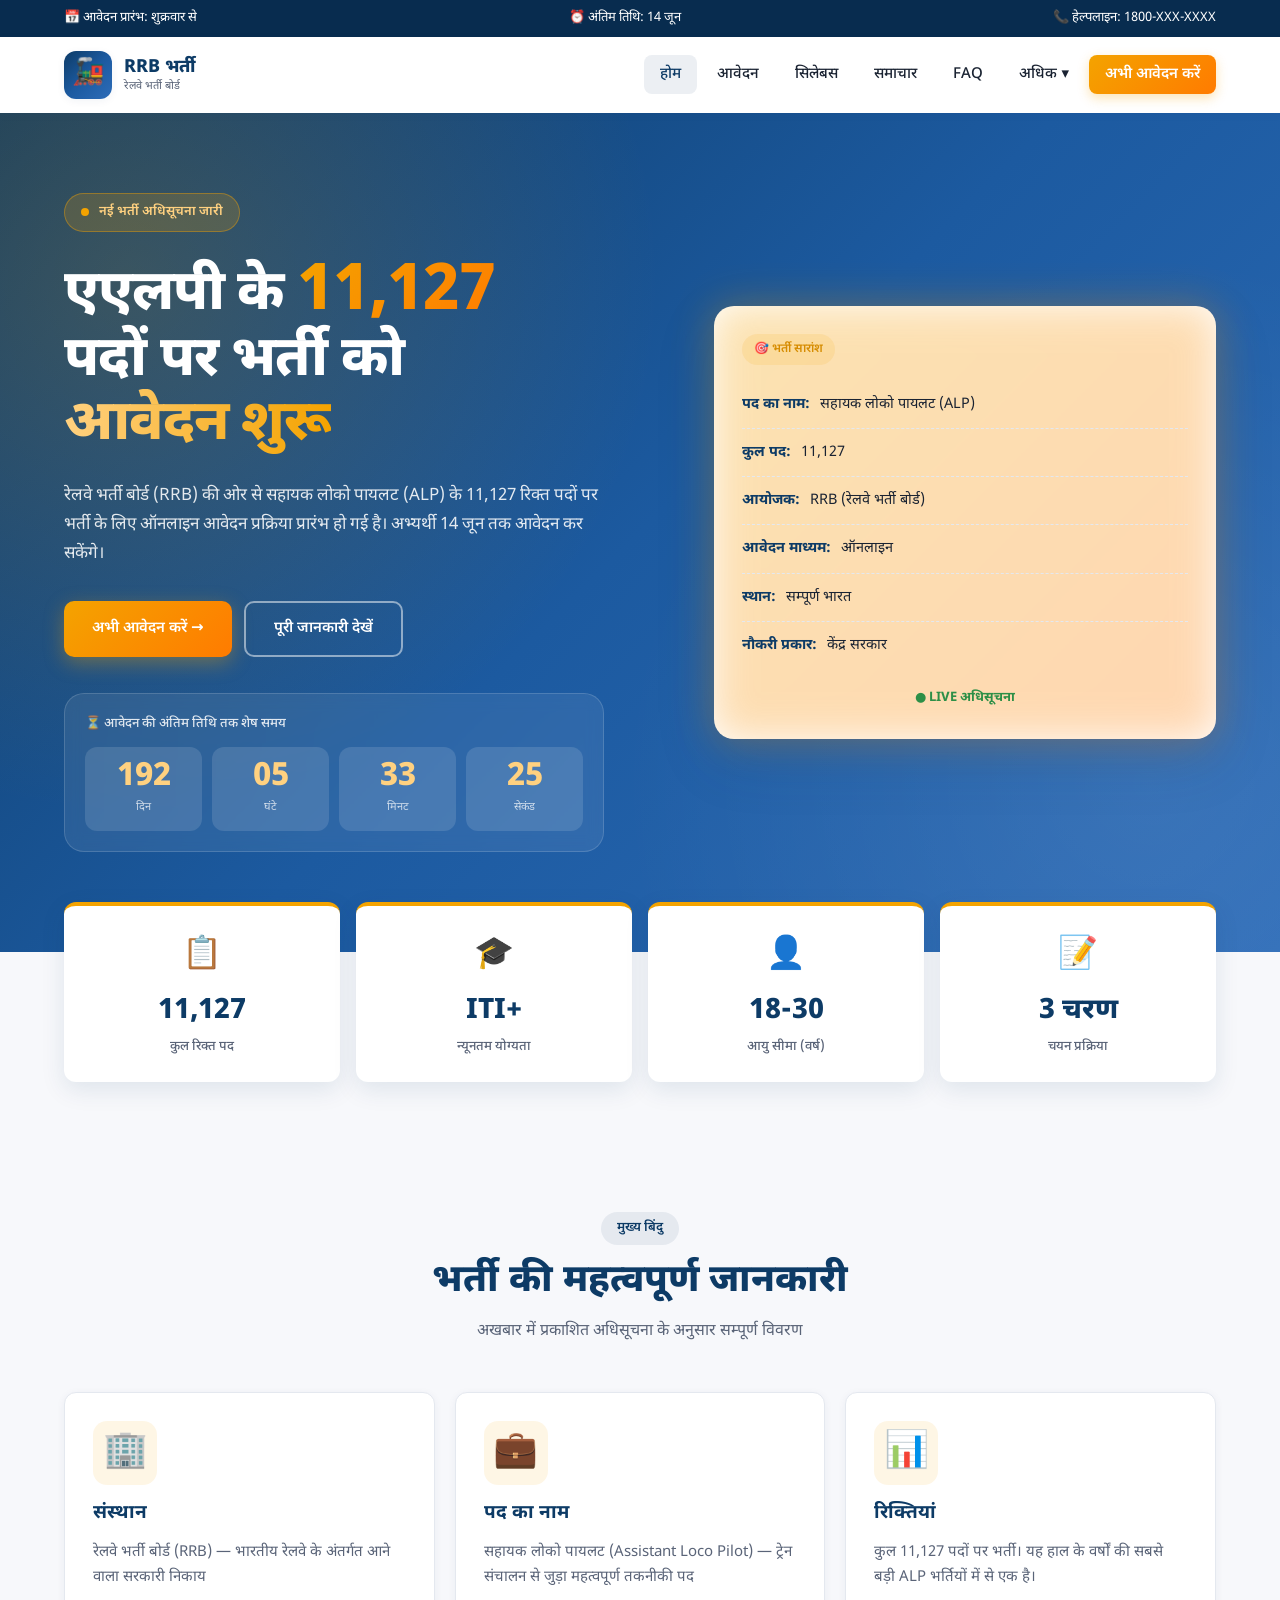
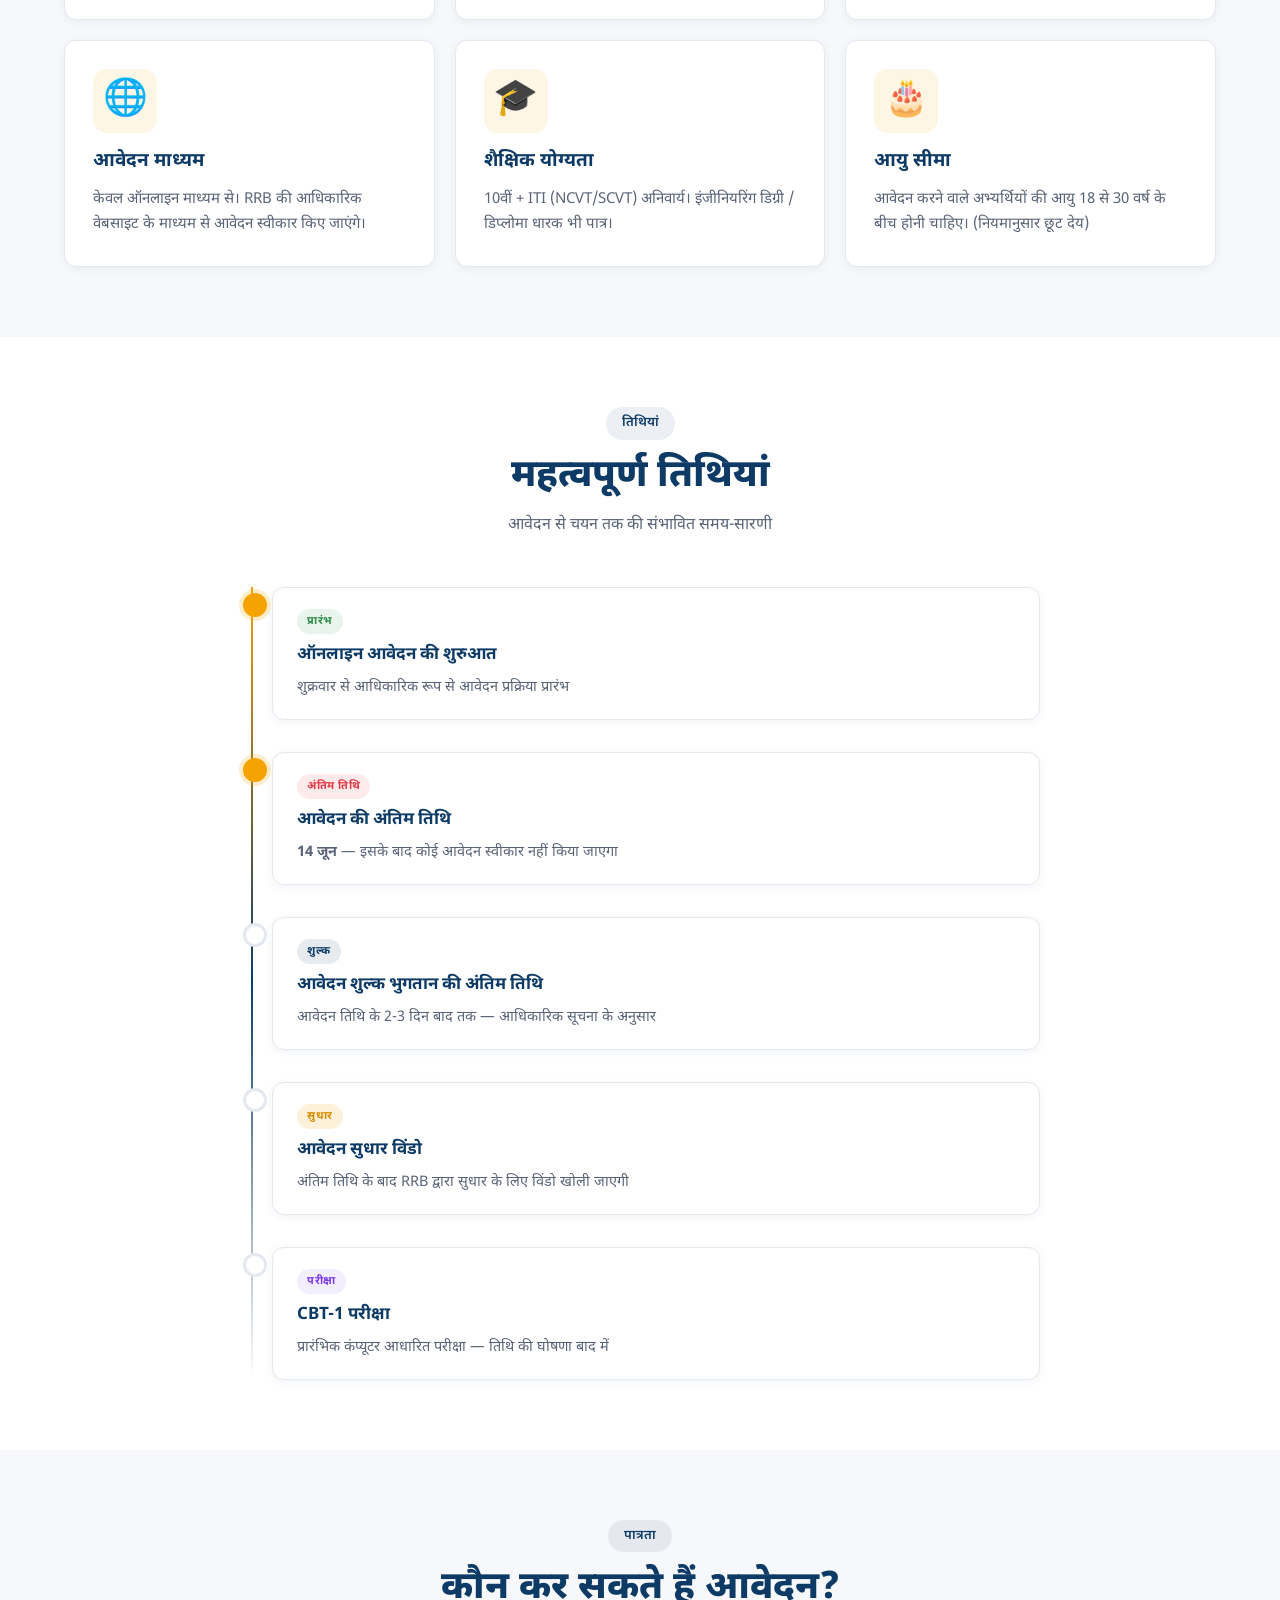
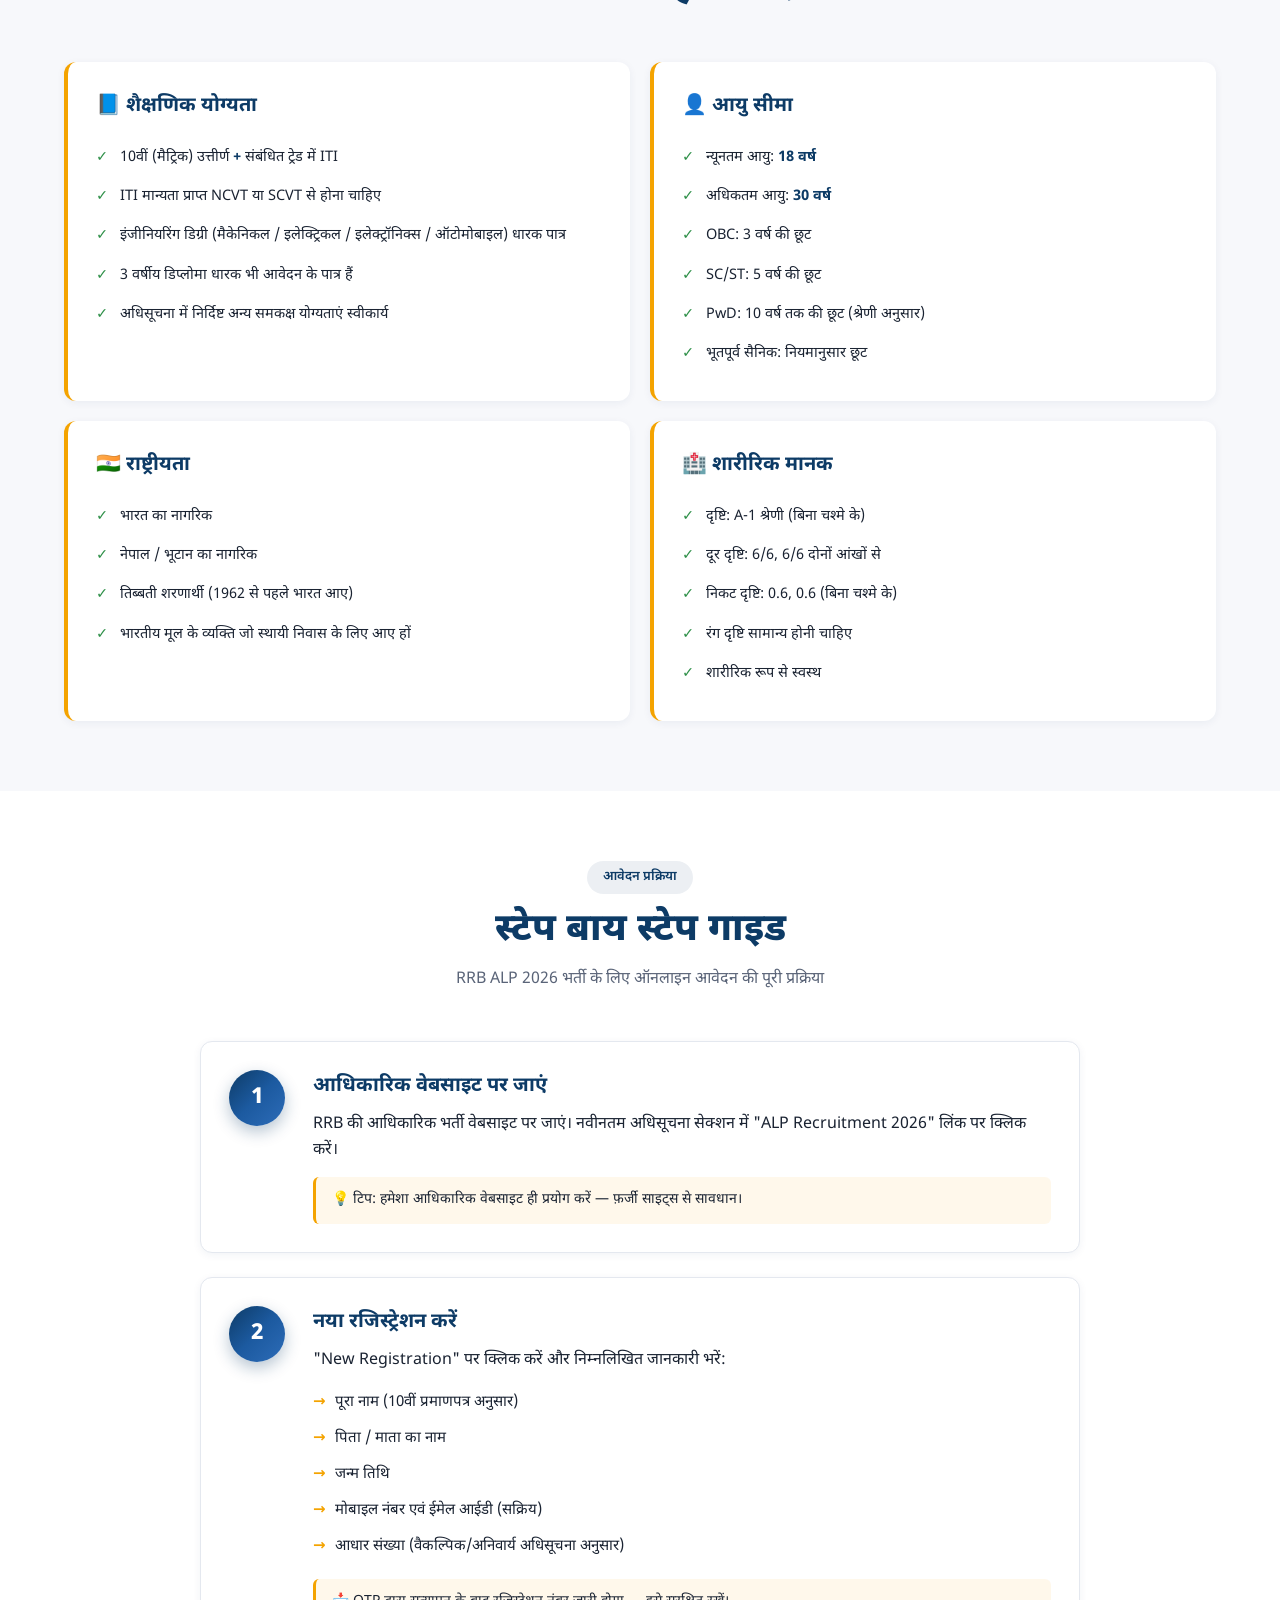
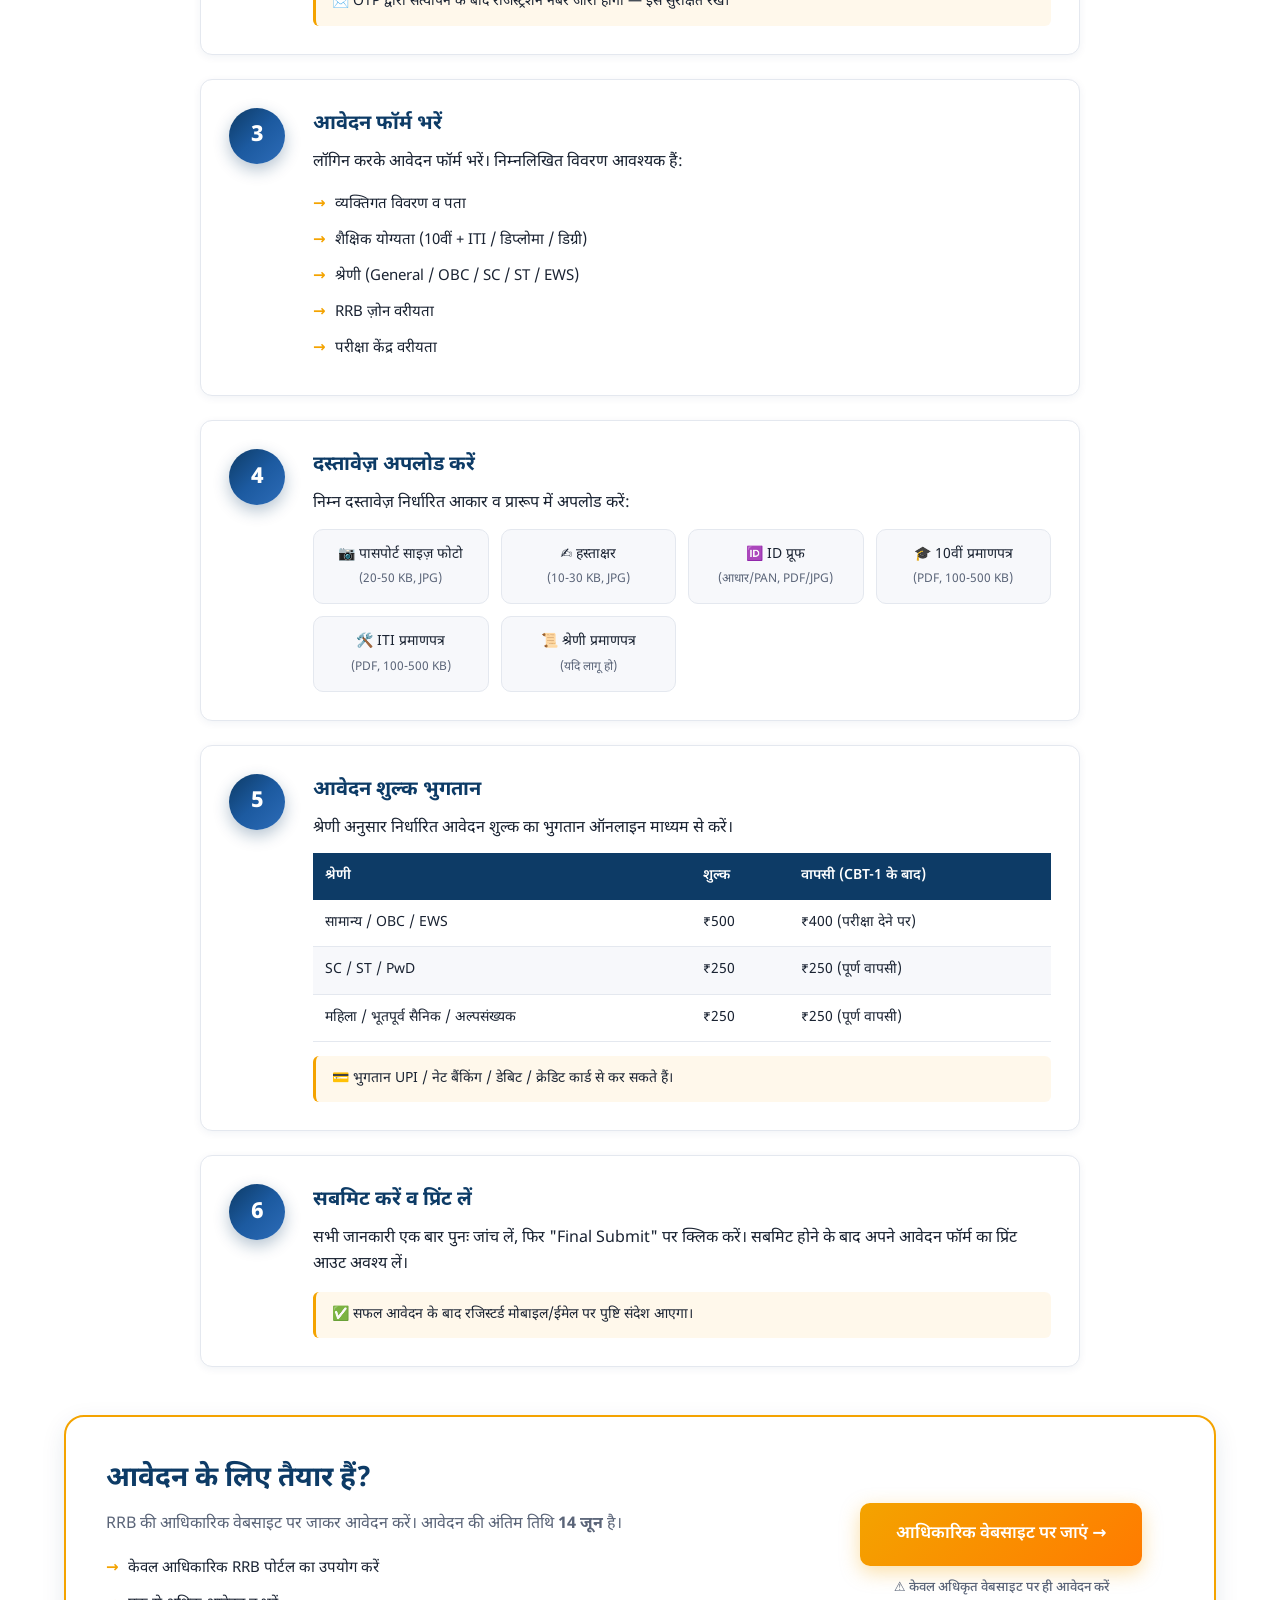
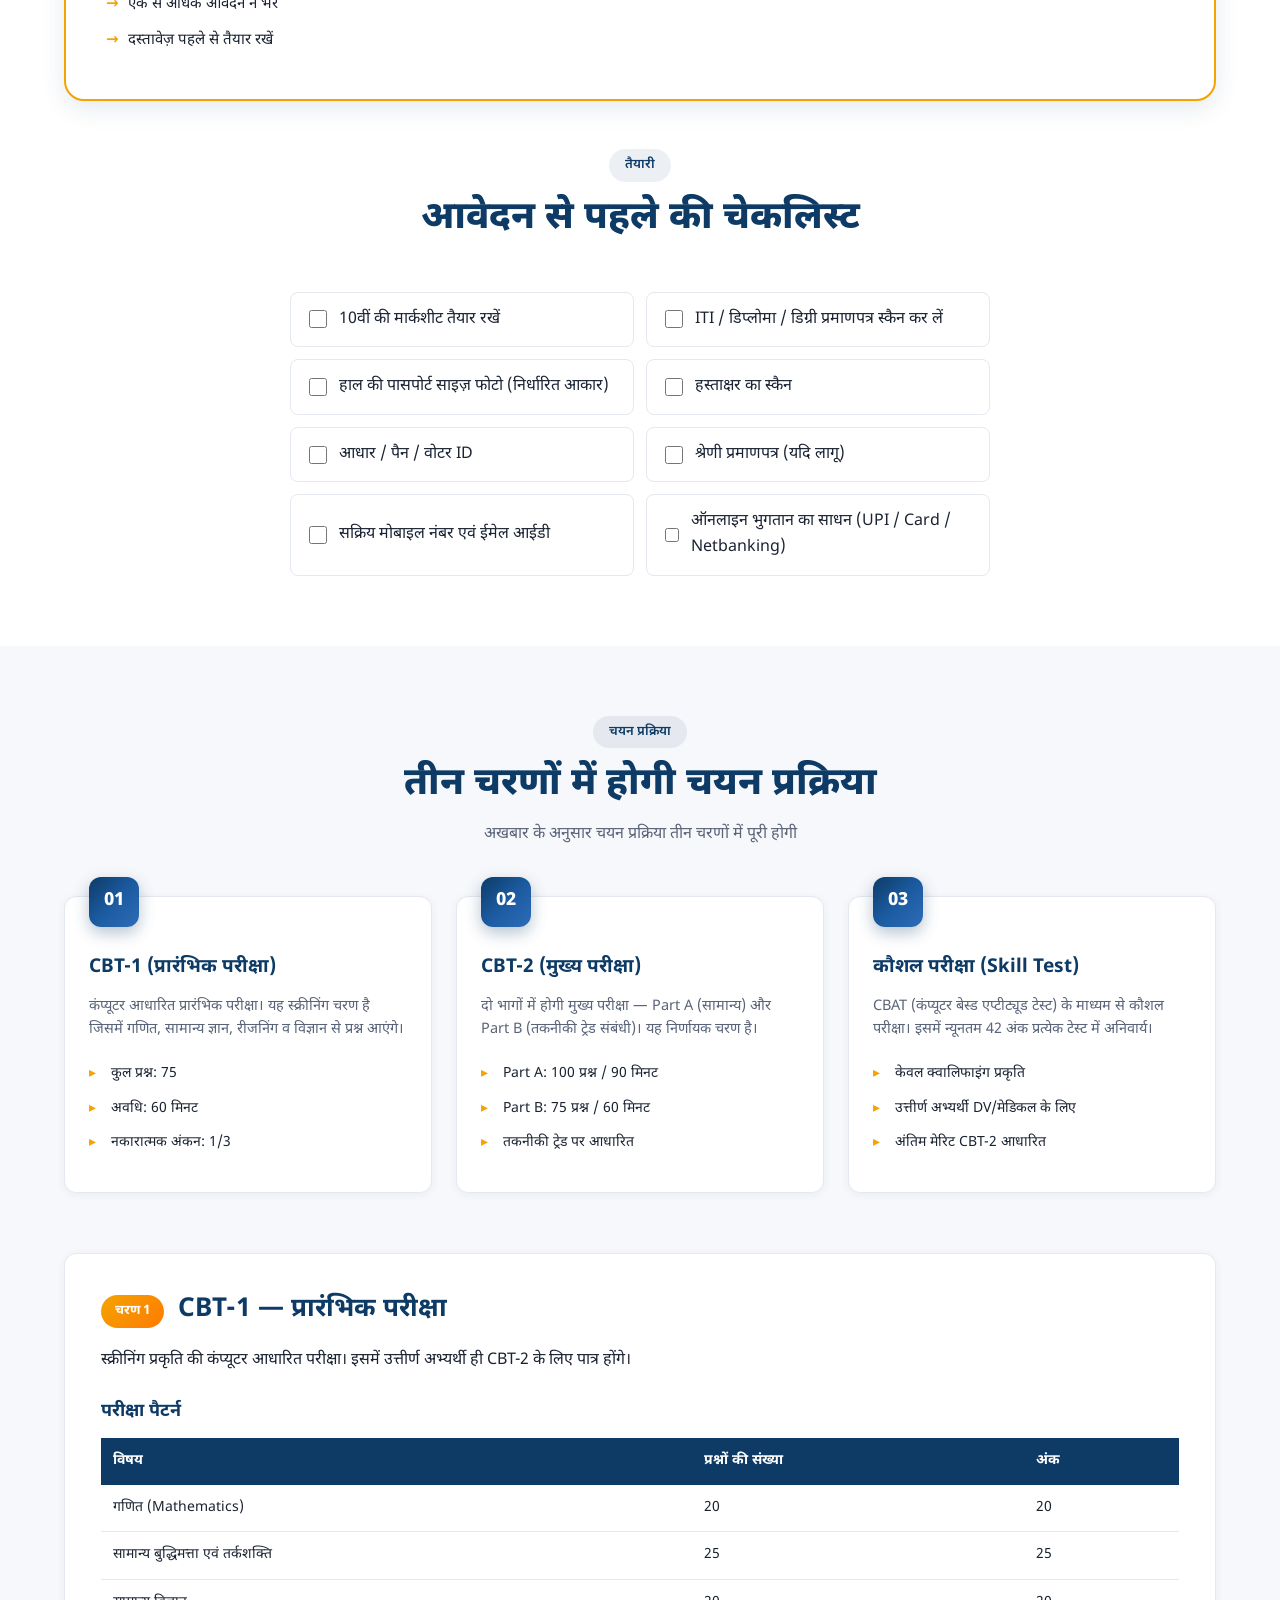
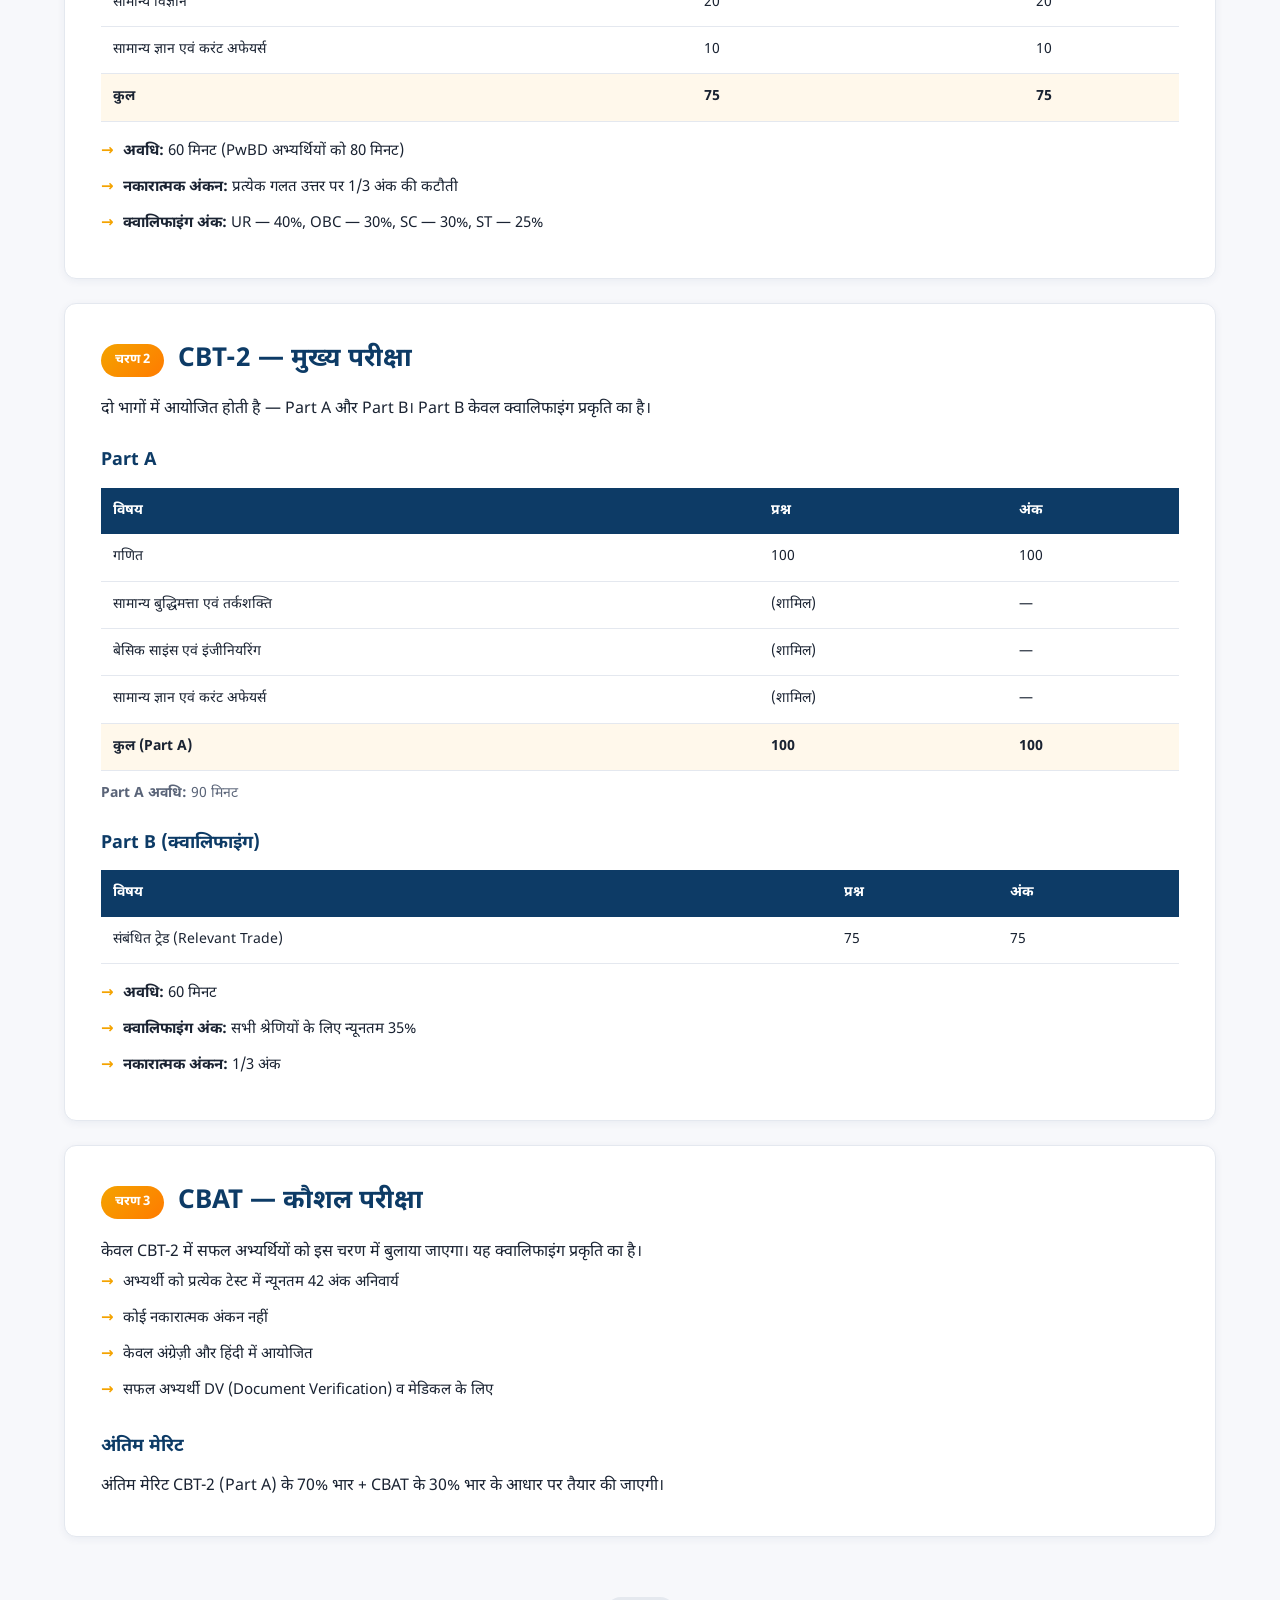
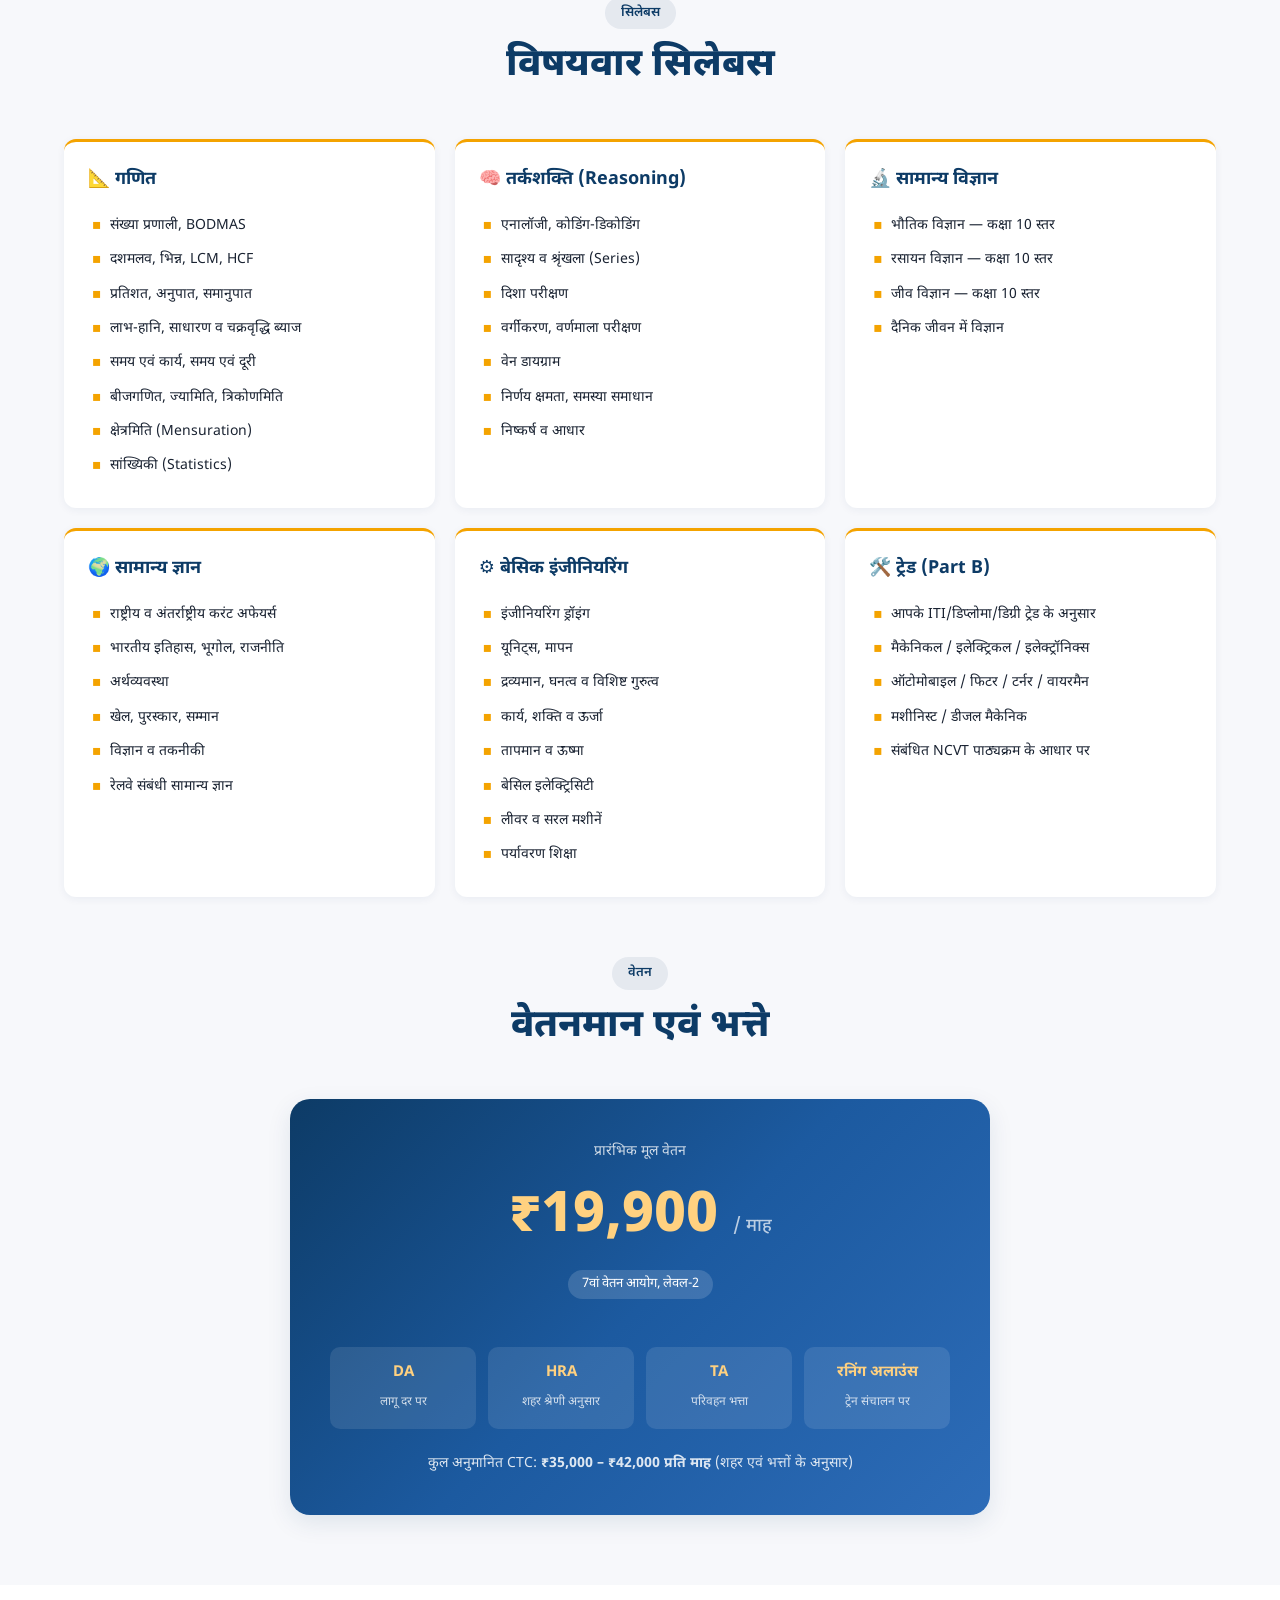
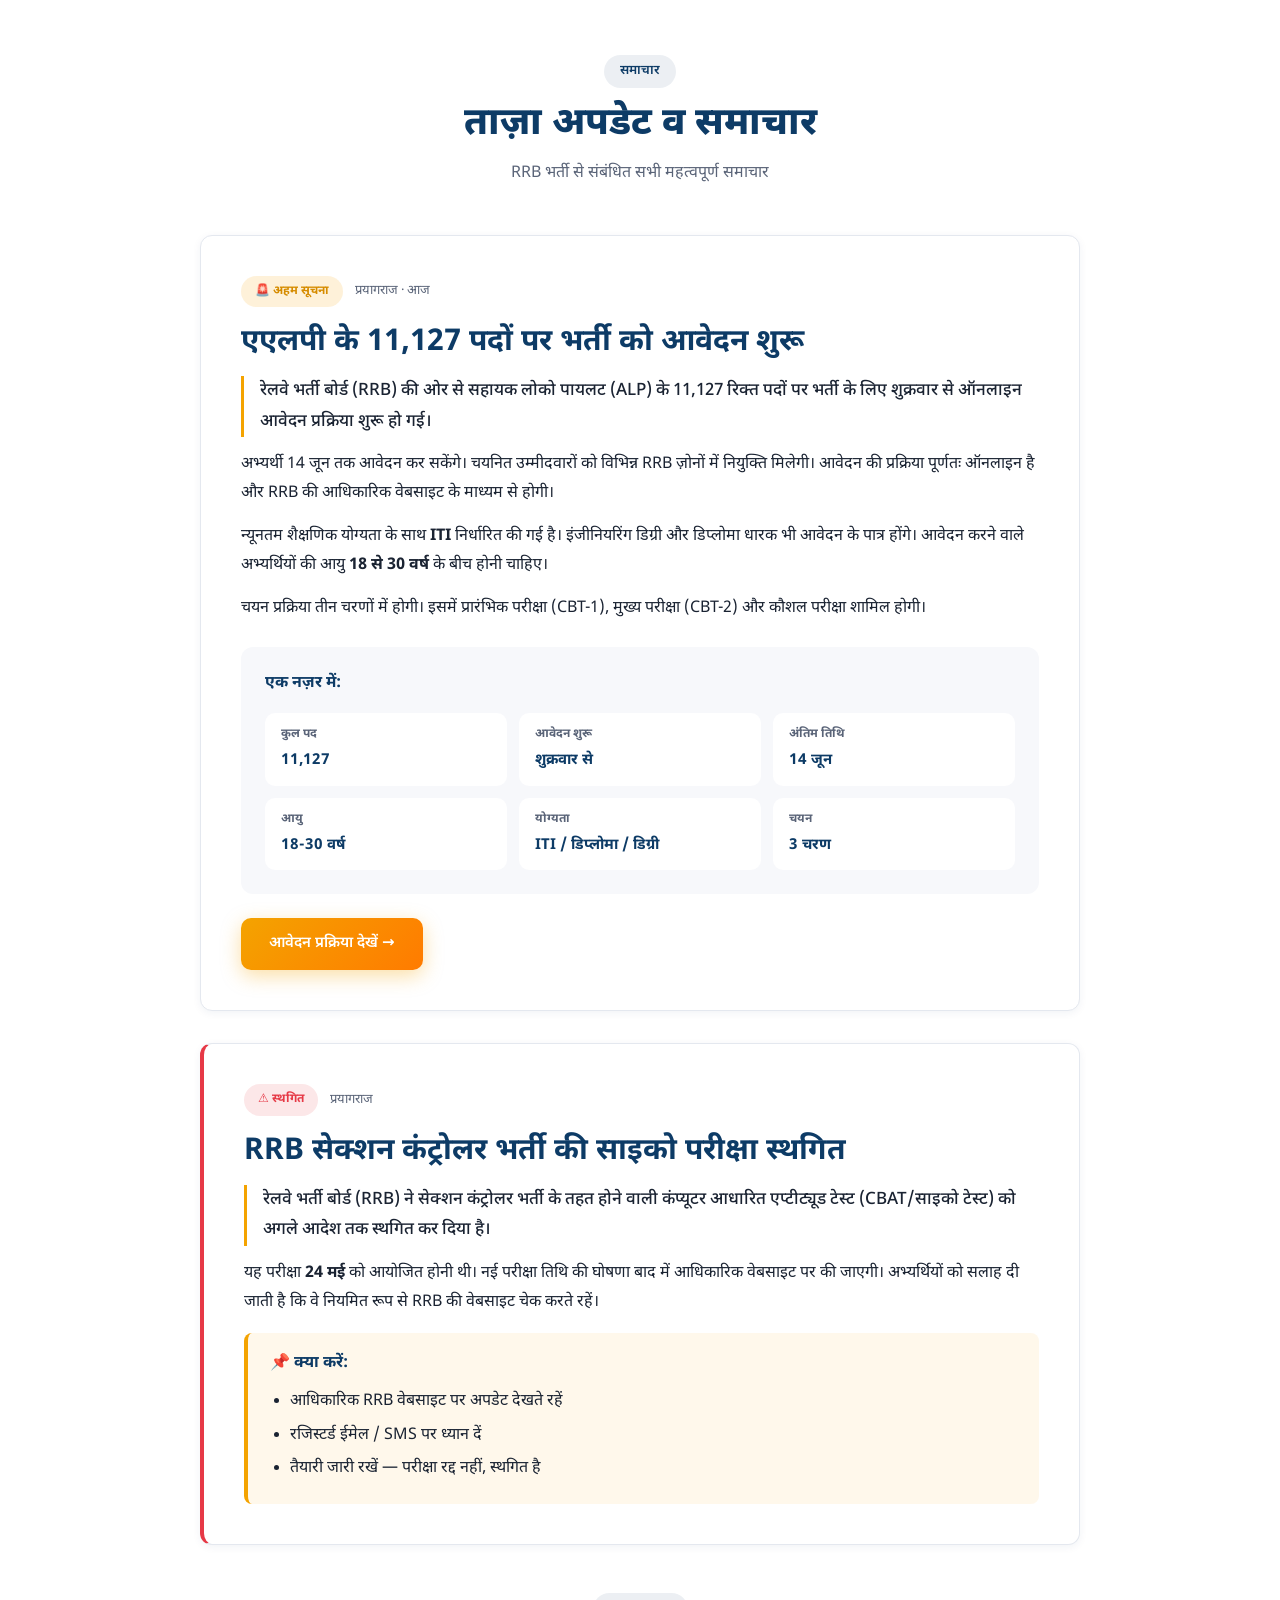
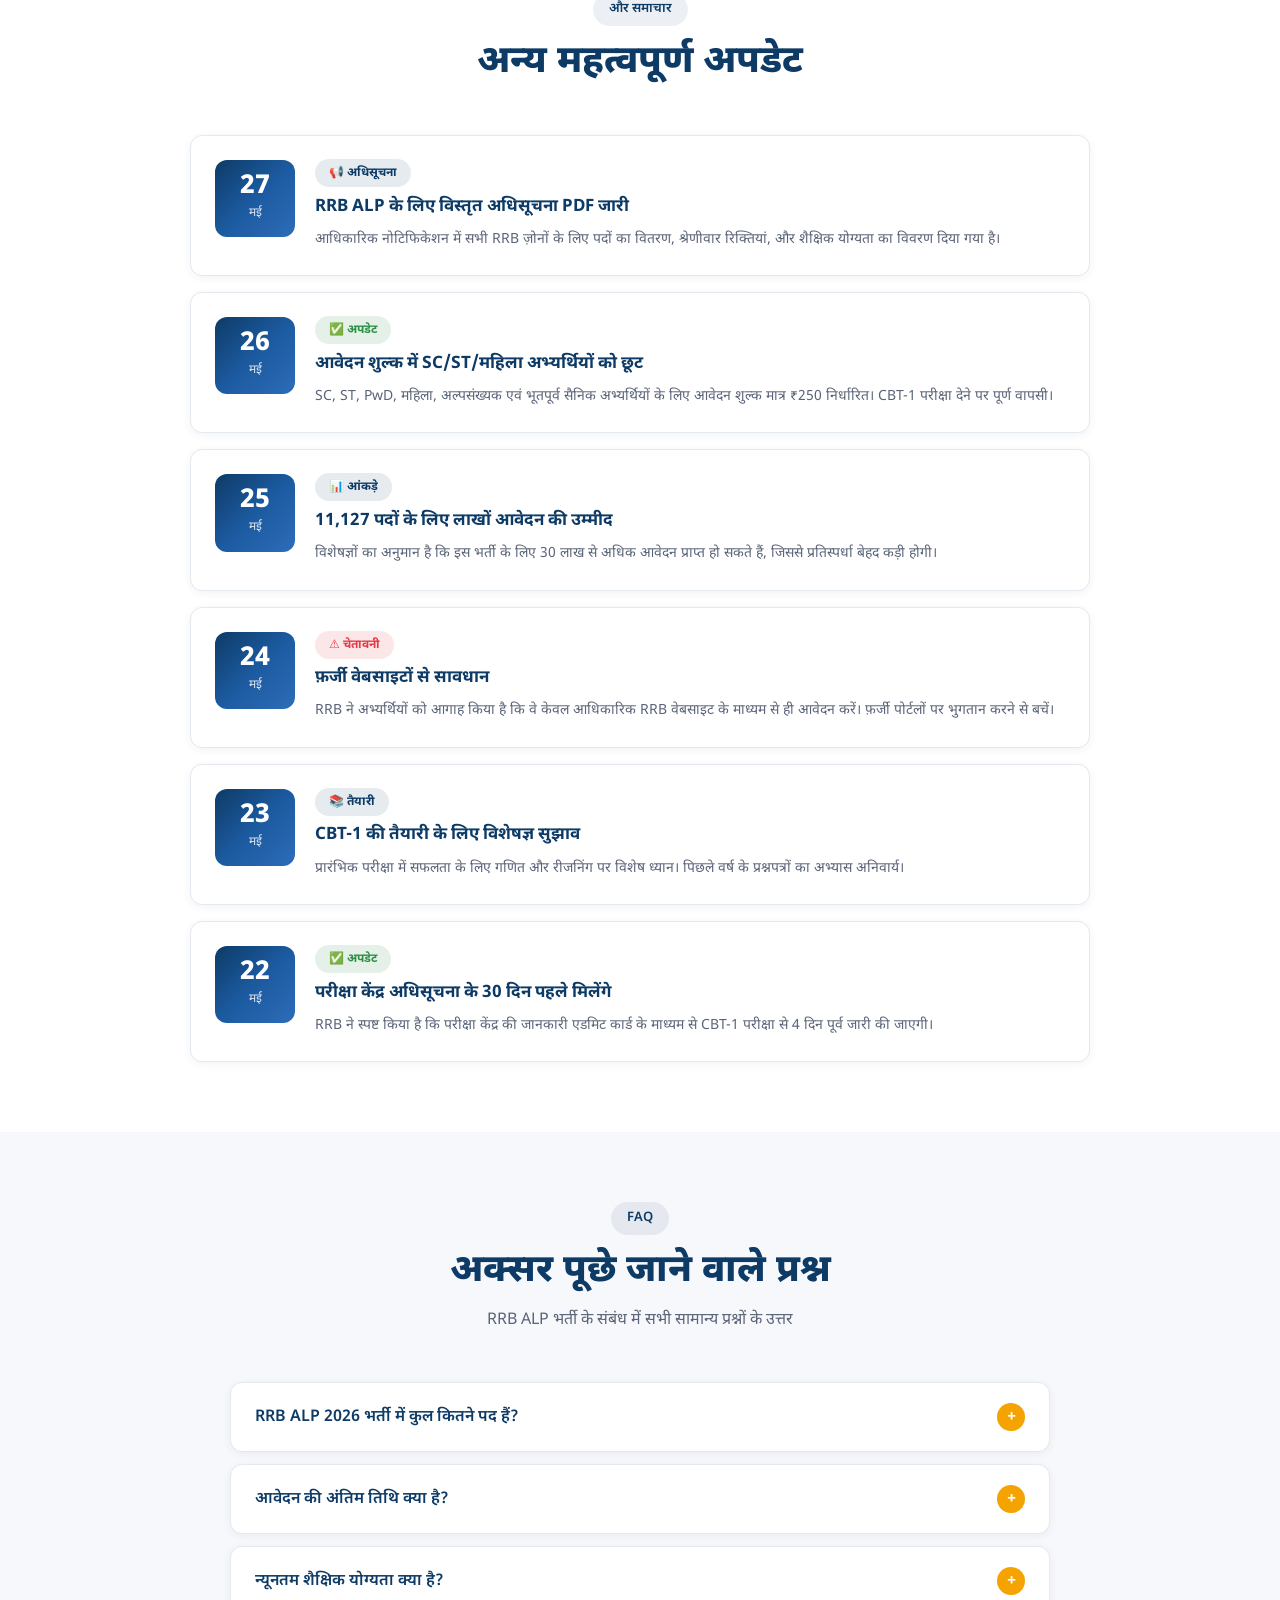
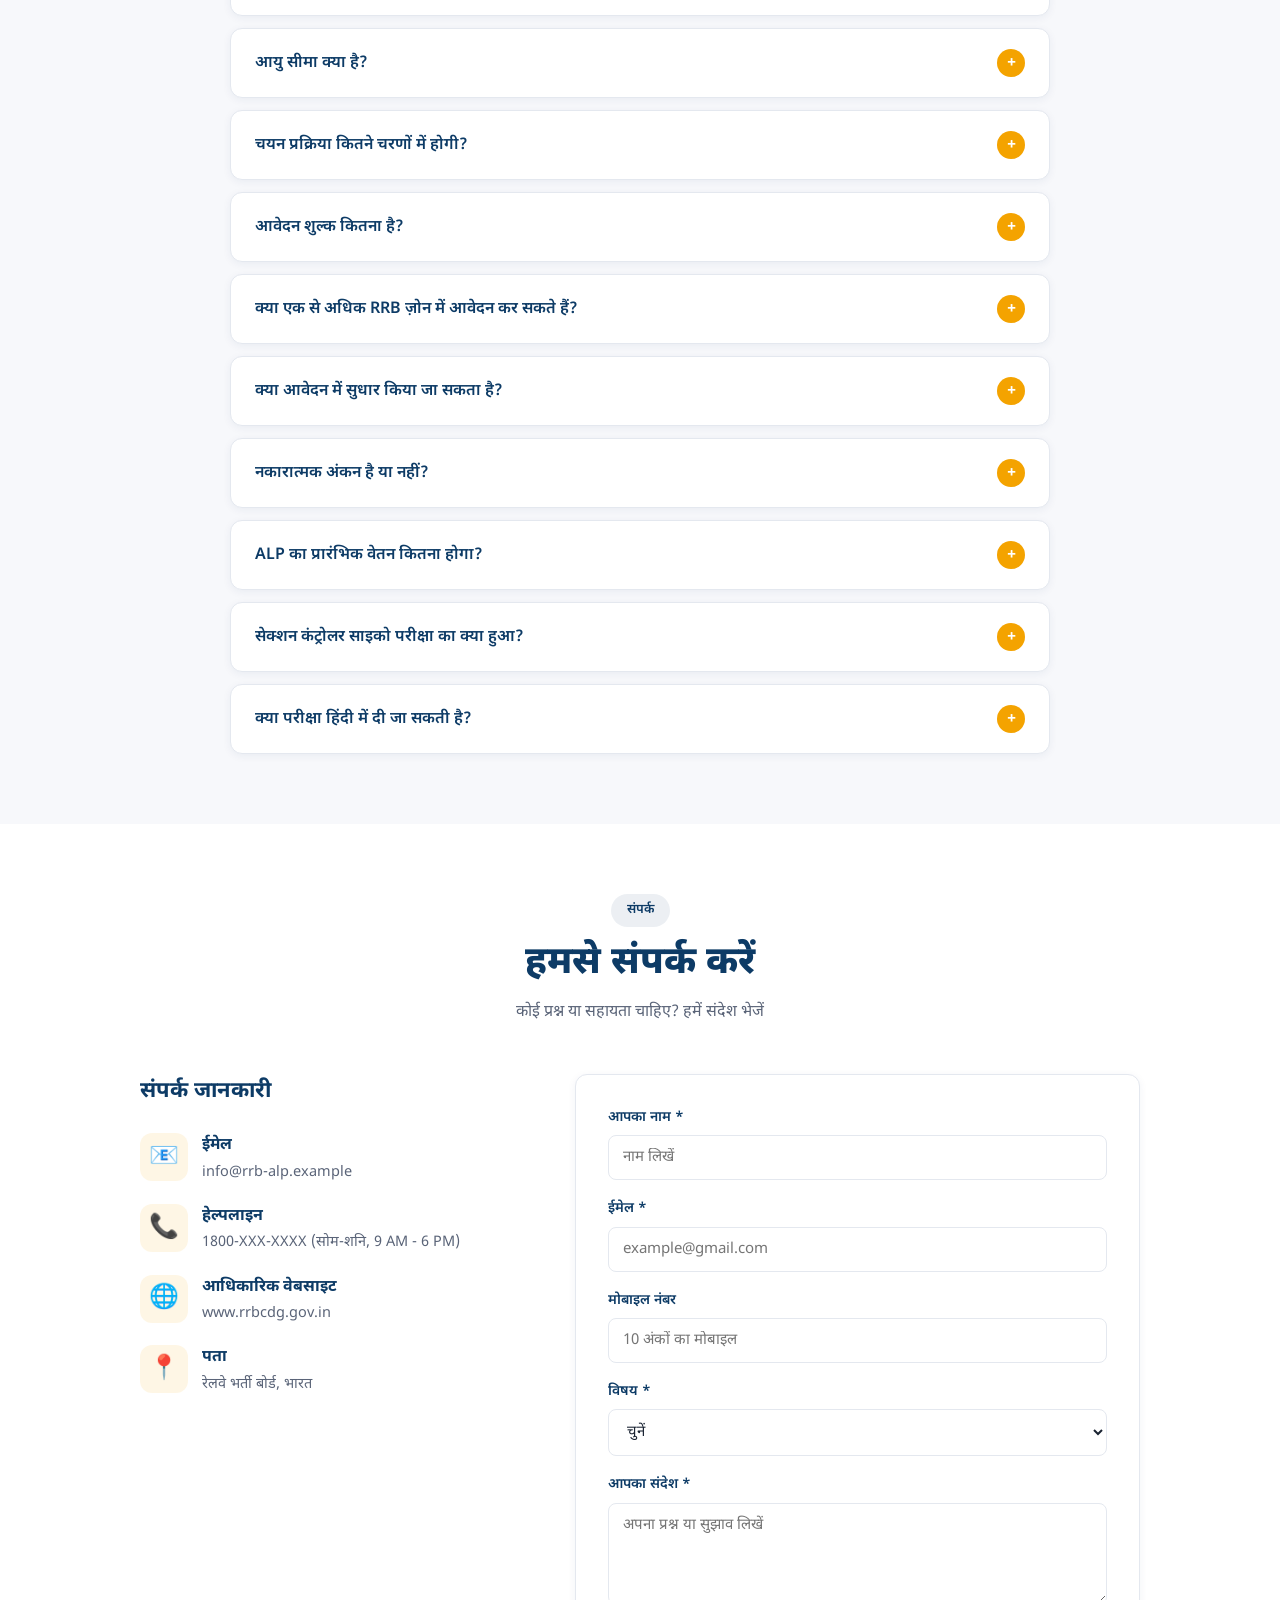
<file: index.html>
<!DOCTYPE html>
<html lang="hi">
<head>
    <meta charset="UTF-8">
    <meta name="viewport" content="width=device-width, initial-scale=1.0">
    <title>RRB ALP भर्ती 2026 - 11,127 पदों पर आवेदन | रेलवे भर्ती बोर्ड</title>
    <meta name="description" content="रेलवे भर्ती बोर्ड (RRB) सहायक लोको पायलट (ALP) के 11,127 पदों पर भर्ती। ऑनलाइन आवेदन की अंतिम तिथि 14 जून।">
    <link rel="stylesheet" href="styles.css">
    <link href="https://fonts.googleapis.com/css2?family=Noto+Sans+Devanagari:wght@400;500;600;700;800&family=Poppins:wght@400;500;600;700;800&display=swap" rel="stylesheet">
</head>
<body>
    <!-- Top Strip -->
    <div class="top-strip">
        <div class="container top-strip-inner">
            <span>📅 आवेदन प्रारंभ: शुक्रवार से</span>
            <span>⏰ अंतिम तिथि: 14 जून</span>
            <span class="hide-mobile">📞 हेल्पलाइन: 1800-XXX-XXXX</span>
        </div>
    </div>

    <!-- Navigation -->
    <nav class="navbar">
        <div class="container nav-inner">
            <a href="#home" class="logo">
                <div class="logo-icon">🚂</div>
                <div class="logo-text">
                    <span class="logo-title">RRB भर्ती</span>
                    <span class="logo-sub">रेलवे भर्ती बोर्ड</span>
                </div>
            </a>
            <button class="mobile-toggle" id="mobileToggle" aria-label="Menu">
                <span></span><span></span><span></span>
            </button>
            <ul class="nav-links" id="navLinks">
                <li><a href="#home" class="active">होम</a></li>
                <li><a href="#apply">आवेदन</a></li>
                <li><a href="#syllabus">सिलेबस</a></li>
                <li><a href="#news">समाचार</a></li>
                <li><a href="#faq">FAQ</a></li>
                <li class="nav-dropdown">
                    <a href="#" class="nav-dropdown-toggle">अधिक ▾</a>
                    <ul class="nav-dropdown-menu">
                        <li><a href="#about">ℹ️ हमारे बारे में</a></li>
                        <li><a href="#contact">📞 संपर्क करें</a></li>
                        <li><a href="#terms">📋 नियम व शर्तें</a></li>
                        <li><a href="#privacy">🔒 गोपनीयता नीति</a></li>
                        <li><a href="#refund">💰 वापसी नीति</a></li>
                        <li><a href="#disclaimer">⚠️ अस्वीकरण</a></li>
                    </ul>
                </li>
                <li><a href="#apply" class="btn-nav">अभी आवेदन करें</a></li>
            </ul>
        </div>
    </nav>

    <!-- ============ HOME / HERO ============ -->
    <section class="hero" id="home">
        <div class="hero-bg-pattern"></div>
        <div class="container hero-inner">
            <div class="hero-content">
                <div class="hero-badge">
                    <span class="pulse-dot"></span>
                    नई भर्ती अधिसूचना जारी
                </div>
                <h1 class="hero-title">
                    एएलपी के <span class="highlight-num">11,127</span><br>
                    पदों पर भर्ती को<br>
                    <span class="hero-gradient">आवेदन शुरू</span>
                </h1>
                <p class="hero-desc">
                    रेलवे भर्ती बोर्ड (RRB) की ओर से सहायक लोको पायलट (ALP) के 11,127 रिक्त पदों पर भर्ती के लिए ऑनलाइन आवेदन प्रक्रिया प्रारंभ हो गई है। अभ्यर्थी 14 जून तक आवेदन कर सकेंगे।
                </p>
                <div class="hero-cta">
                    <a href="#apply" class="btn btn-primary">अभी आवेदन करें →</a>
                    <a href="#highlights" class="btn btn-outline">पूरी जानकारी देखें</a>
                </div>

                <!-- Countdown -->
                <div class="countdown-box">
                    <p class="countdown-label">⏳ आवेदन की अंतिम तिथि तक शेष समय</p>
                    <div class="countdown" id="countdown">
                        <div class="cd-item"><span id="cd-days">--</span><small>दिन</small></div>
                        <div class="cd-item"><span id="cd-hours">--</span><small>घंटे</small></div>
                        <div class="cd-item"><span id="cd-mins">--</span><small>मिनट</small></div>
                        <div class="cd-item"><span id="cd-secs">--</span><small>सेकंड</small></div>
                    </div>
                </div>
            </div>

            <div class="hero-visual">
                <div class="hero-card">
                    <div class="hero-card-header">
                        <span class="hero-card-tag">🎯 भर्ती सारांश</span>
                    </div>
                    <ul class="hero-card-list">
                        <li><strong>पद का नाम:</strong> सहायक लोको पायलट (ALP)</li>
                        <li><strong>कुल पद:</strong> 11,127</li>
                        <li><strong>आयोजक:</strong> RRB (रेलवे भर्ती बोर्ड)</li>
                        <li><strong>आवेदन माध्यम:</strong> ऑनलाइन</li>
                        <li><strong>स्थान:</strong> सम्पूर्ण भारत</li>
                        <li><strong>नौकरी प्रकार:</strong> केंद्र सरकार</li>
                    </ul>
                    <div class="hero-card-foot">
                        <span class="status-live">● LIVE अधिसूचना</span>
                    </div>
                </div>
            </div>
        </div>
    </section>

    <!-- Quick Stats -->
    <section class="stats-section">
        <div class="container stats-grid">
            <div class="stat-card">
                <div class="stat-icon">📋</div>
                <div class="stat-number">11,127</div>
                <div class="stat-label">कुल रिक्त पद</div>
            </div>
            <div class="stat-card">
                <div class="stat-icon">🎓</div>
                <div class="stat-number">ITI+</div>
                <div class="stat-label">न्यूनतम योग्यता</div>
            </div>
            <div class="stat-card">
                <div class="stat-icon">👤</div>
                <div class="stat-number">18-30</div>
                <div class="stat-label">आयु सीमा (वर्ष)</div>
            </div>
            <div class="stat-card">
                <div class="stat-icon">📝</div>
                <div class="stat-number">3 चरण</div>
                <div class="stat-label">चयन प्रक्रिया</div>
            </div>
        </div>
    </section>

    <!-- Highlights -->
    <section class="section" id="highlights">
        <div class="container">
            <div class="section-head">
                <span class="section-tag">मुख्य बिंदु</span>
                <h2 class="section-title">भर्ती की महत्वपूर्ण जानकारी</h2>
                <p class="section-desc">अखबार में प्रकाशित अधिसूचना के अनुसार सम्पूर्ण विवरण</p>
            </div>

            <div class="highlights-grid">
                <div class="highlight-card">
                    <div class="hl-icon">🏢</div>
                    <h3>संस्थान</h3>
                    <p>रेलवे भर्ती बोर्ड (RRB) — भारतीय रेलवे के अंतर्गत आने वाला सरकारी निकाय</p>
                </div>
                <div class="highlight-card">
                    <div class="hl-icon">💼</div>
                    <h3>पद का नाम</h3>
                    <p>सहायक लोको पायलट (Assistant Loco Pilot) — ट्रेन संचालन से जुड़ा महत्वपूर्ण तकनीकी पद</p>
                </div>
                <div class="highlight-card">
                    <div class="hl-icon">📊</div>
                    <h3>रिक्तियां</h3>
                    <p>कुल 11,127 पदों पर भर्ती। यह हाल के वर्षों की सबसे बड़ी ALP भर्तियों में से एक है।</p>
                </div>
                <div class="highlight-card">
                    <div class="hl-icon">🌐</div>
                    <h3>आवेदन माध्यम</h3>
                    <p>केवल ऑनलाइन माध्यम से। RRB की आधिकारिक वेबसाइट के माध्यम से आवेदन स्वीकार किए जाएंगे।</p>
                </div>
                <div class="highlight-card">
                    <div class="hl-icon">🎓</div>
                    <h3>शैक्षिक योग्यता</h3>
                    <p>10वीं + ITI (NCVT/SCVT) अनिवार्य। इंजीनियरिंग डिग्री / डिप्लोमा धारक भी पात्र।</p>
                </div>
                <div class="highlight-card">
                    <div class="hl-icon">🎂</div>
                    <h3>आयु सीमा</h3>
                    <p>आवेदन करने वाले अभ्यर्थियों की आयु 18 से 30 वर्ष के बीच होनी चाहिए। (नियमानुसार छूट देय)</p>
                </div>
            </div>
        </div>
    </section>

    <!-- Important Dates -->
    <section class="section section-alt">
        <div class="container">
            <div class="section-head">
                <span class="section-tag">तिथियां</span>
                <h2 class="section-title">महत्वपूर्ण तिथियां</h2>
                <p class="section-desc">आवेदन से चयन तक की संभावित समय-सारणी</p>
            </div>

            <div class="timeline">
                <div class="timeline-item">
                    <div class="timeline-dot active"></div>
                    <div class="timeline-content">
                        <span class="timeline-tag tag-green">प्रारंभ</span>
                        <h4>ऑनलाइन आवेदन की शुरुआत</h4>
                        <p>शुक्रवार से आधिकारिक रूप से आवेदन प्रक्रिया प्रारंभ</p>
                    </div>
                </div>
                <div class="timeline-item">
                    <div class="timeline-dot active"></div>
                    <div class="timeline-content">
                        <span class="timeline-tag tag-red">अंतिम तिथि</span>
                        <h4>आवेदन की अंतिम तिथि</h4>
                        <p><strong>14 जून</strong> — इसके बाद कोई आवेदन स्वीकार नहीं किया जाएगा</p>
                    </div>
                </div>
                <div class="timeline-item">
                    <div class="timeline-dot"></div>
                    <div class="timeline-content">
                        <span class="timeline-tag tag-blue">शुल्क</span>
                        <h4>आवेदन शुल्क भुगतान की अंतिम तिथि</h4>
                        <p>आवेदन तिथि के 2-3 दिन बाद तक — आधिकारिक सूचना के अनुसार</p>
                    </div>
                </div>
                <div class="timeline-item">
                    <div class="timeline-dot"></div>
                    <div class="timeline-content">
                        <span class="timeline-tag tag-yellow">सुधार</span>
                        <h4>आवेदन सुधार विंडो</h4>
                        <p>अंतिम तिथि के बाद RRB द्वारा सुधार के लिए विंडो खोली जाएगी</p>
                    </div>
                </div>
                <div class="timeline-item">
                    <div class="timeline-dot"></div>
                    <div class="timeline-content">
                        <span class="timeline-tag tag-purple">परीक्षा</span>
                        <h4>CBT-1 परीक्षा</h4>
                        <p>प्रारंभिक कंप्यूटर आधारित परीक्षा — तिथि की घोषणा बाद में</p>
                    </div>
                </div>
            </div>
        </div>
    </section>

    <!-- Eligibility -->
    <section class="section" id="eligibility">
        <div class="container">
            <div class="section-head">
                <span class="section-tag">पात्रता</span>
                <h2 class="section-title">कौन कर सकते हैं आवेदन?</h2>
            </div>

            <div class="eligibility-grid">
                <div class="elig-card">
                    <h3>📘 शैक्षणिक योग्यता</h3>
                    <ul>
                        <li>10वीं (मैट्रिक) उत्तीर्ण <strong>+</strong> संबंधित ट्रेड में ITI</li>
                        <li>ITI मान्यता प्राप्त NCVT या SCVT से होना चाहिए</li>
                        <li>इंजीनियरिंग डिग्री (मैकेनिकल / इलेक्ट्रिकल / इलेक्ट्रॉनिक्स / ऑटोमोबाइल) धारक पात्र</li>
                        <li>3 वर्षीय डिप्लोमा धारक भी आवेदन के पात्र हैं</li>
                        <li>अधिसूचना में निर्दिष्ट अन्य समकक्ष योग्यताएं स्वीकार्य</li>
                    </ul>
                </div>

                <div class="elig-card">
                    <h3>👤 आयु सीमा</h3>
                    <ul>
                        <li>न्यूनतम आयु: <strong>18 वर्ष</strong></li>
                        <li>अधिकतम आयु: <strong>30 वर्ष</strong></li>
                        <li>OBC: 3 वर्ष की छूट</li>
                        <li>SC/ST: 5 वर्ष की छूट</li>
                        <li>PwD: 10 वर्ष तक की छूट (श्रेणी अनुसार)</li>
                        <li>भूतपूर्व सैनिक: नियमानुसार छूट</li>
                    </ul>
                </div>

                <div class="elig-card">
                    <h3>🇮🇳 राष्ट्रीयता</h3>
                    <ul>
                        <li>भारत का नागरिक</li>
                        <li>नेपाल / भूटान का नागरिक</li>
                        <li>तिब्बती शरणार्थी (1962 से पहले भारत आए)</li>
                        <li>भारतीय मूल के व्यक्ति जो स्थायी निवास के लिए आए हों</li>
                    </ul>
                </div>

                <div class="elig-card">
                    <h3>🏥 शारीरिक मानक</h3>
                    <ul>
                        <li>दृष्टि: A-1 श्रेणी (बिना चश्मे के)</li>
                        <li>दूर दृष्टि: 6/6, 6/6 दोनों आंखों से</li>
                        <li>निकट दृष्टि: 0.6, 0.6 (बिना चश्मे के)</li>
                        <li>रंग दृष्टि सामान्य होनी चाहिए</li>
                        <li>शारीरिक रूप से स्वस्थ</li>
                    </ul>
                </div>
            </div>
        </div>
    </section>

    <!-- ============ APPLY SECTION ============ -->
    <section class="section section-alt" id="apply">
        <div class="container">
            <div class="section-head">
                <span class="section-tag">आवेदन प्रक्रिया</span>
                <h2 class="section-title">स्टेप बाय स्टेप गाइड</h2>
                <p class="section-desc">RRB ALP 2026 भर्ती के लिए ऑनलाइन आवेदन की पूरी प्रक्रिया</p>
            </div>

            <div class="steps-wrap">
                <div class="step-row">
                    <div class="step-number">1</div>
                    <div class="step-body">
                        <h3>आधिकारिक वेबसाइट पर जाएं</h3>
                        <p>RRB की आधिकारिक भर्ती वेबसाइट पर जाएं। नवीनतम अधिसूचना सेक्शन में "ALP Recruitment 2026" लिंक पर क्लिक करें।</p>
                        <div class="step-tip">💡 टिप: हमेशा आधिकारिक वेबसाइट ही प्रयोग करें — फ़र्जी साइट्स से सावधान।</div>
                    </div>
                </div>

                <div class="step-row">
                    <div class="step-number">2</div>
                    <div class="step-body">
                        <h3>नया रजिस्ट्रेशन करें</h3>
                        <p>"New Registration" पर क्लिक करें और निम्नलिखित जानकारी भरें:</p>
                        <ul class="bullets">
                            <li>पूरा नाम (10वीं प्रमाणपत्र अनुसार)</li>
                            <li>पिता / माता का नाम</li>
                            <li>जन्म तिथि</li>
                            <li>मोबाइल नंबर एवं ईमेल आईडी (सक्रिय)</li>
                            <li>आधार संख्या (वैकल्पिक/अनिवार्य अधिसूचना अनुसार)</li>
                        </ul>
                        <div class="step-tip">📩 OTP द्वारा सत्यापन के बाद रजिस्ट्रेशन नंबर जारी होगा — इसे सुरक्षित रखें।</div>
                    </div>
                </div>

                <div class="step-row">
                    <div class="step-number">3</div>
                    <div class="step-body">
                        <h3>आवेदन फॉर्म भरें</h3>
                        <p>लॉगिन करके आवेदन फॉर्म भरें। निम्नलिखित विवरण आवश्यक हैं:</p>
                        <ul class="bullets">
                            <li>व्यक्तिगत विवरण व पता</li>
                            <li>शैक्षिक योग्यता (10वीं + ITI / डिप्लोमा / डिग्री)</li>
                            <li>श्रेणी (General / OBC / SC / ST / EWS)</li>
                            <li>RRB ज़ोन वरीयता</li>
                            <li>परीक्षा केंद्र वरीयता</li>
                        </ul>
                    </div>
                </div>

                <div class="step-row">
                    <div class="step-number">4</div>
                    <div class="step-body">
                        <h3>दस्तावेज़ अपलोड करें</h3>
                        <p>निम्न दस्तावेज़ निर्धारित आकार व प्रारूप में अपलोड करें:</p>
                        <div class="docs-grid">
                            <div class="doc-item">📷 पासपोर्ट साइज़ फोटो<br><small>(20-50 KB, JPG)</small></div>
                            <div class="doc-item">✍️ हस्ताक्षर<br><small>(10-30 KB, JPG)</small></div>
                            <div class="doc-item">🆔 ID प्रूफ<br><small>(आधार/PAN, PDF/JPG)</small></div>
                            <div class="doc-item">🎓 10वीं प्रमाणपत्र<br><small>(PDF, 100-500 KB)</small></div>
                            <div class="doc-item">🛠️ ITI प्रमाणपत्र<br><small>(PDF, 100-500 KB)</small></div>
                            <div class="doc-item">📜 श्रेणी प्रमाणपत्र<br><small>(यदि लागू हो)</small></div>
                        </div>
                    </div>
                </div>

                <div class="step-row">
                    <div class="step-number">5</div>
                    <div class="step-body">
                        <h3>आवेदन शुल्क भुगतान</h3>
                        <p>श्रेणी अनुसार निर्धारित आवेदन शुल्क का भुगतान ऑनलाइन माध्यम से करें।</p>
                        <table class="fee-table">
                            <thead>
                                <tr><th>श्रेणी</th><th>शुल्क</th><th>वापसी (CBT-1 के बाद)</th></tr>
                            </thead>
                            <tbody>
                                <tr><td>सामान्य / OBC / EWS</td><td>₹500</td><td>₹400 (परीक्षा देने पर)</td></tr>
                                <tr><td>SC / ST / PwD</td><td>₹250</td><td>₹250 (पूर्ण वापसी)</td></tr>
                                <tr><td>महिला / भूतपूर्व सैनिक / अल्पसंख्यक</td><td>₹250</td><td>₹250 (पूर्ण वापसी)</td></tr>
                            </tbody>
                        </table>
                        <div class="step-tip">💳 भुगतान UPI / नेट बैंकिंग / डेबिट / क्रेडिट कार्ड से कर सकते हैं।</div>
                    </div>
                </div>

                <div class="step-row">
                    <div class="step-number">6</div>
                    <div class="step-body">
                        <h3>सबमिट करें व प्रिंट लें</h3>
                        <p>सभी जानकारी एक बार पुनः जांच लें, फिर "Final Submit" पर क्लिक करें। सबमिट होने के बाद अपने आवेदन फॉर्म का प्रिंट आउट अवश्य लें।</p>
                        <div class="step-tip">✅ सफल आवेदन के बाद रजिस्टर्ड मोबाइल/ईमेल पर पुष्टि संदेश आएगा।</div>
                    </div>
                </div>
            </div>

            <!-- Apply CTA -->
            <div class="apply-cta-card" style="margin-top: 48px;">
                <div>
                    <h2>आवेदन के लिए तैयार हैं?</h2>
                    <p>RRB की आधिकारिक वेबसाइट पर जाकर आवेदन करें। आवेदन की अंतिम तिथि <strong>14 जून</strong> है।</p>
                    <ul class="bullets">
                        <li>केवल आधिकारिक RRB पोर्टल का उपयोग करें</li>
                        <li>एक से अधिक आवेदन न भरें</li>
                        <li>दस्तावेज़ पहले से तैयार रखें</li>
                    </ul>
                </div>
                <div class="apply-cta-action">
                    <a href="https://www.rrbcdg.gov.in" target="_blank" rel="noopener" class="btn btn-primary btn-large">आधिकारिक वेबसाइट पर जाएं →</a>
                    <p class="apply-note">⚠️ केवल अधिकृत वेबसाइट पर ही आवेदन करें</p>
                </div>
            </div>

            <!-- Checklist -->
            <div style="margin-top: 48px;">
                <div class="section-head">
                    <span class="section-tag">तैयारी</span>
                    <h2 class="section-title">आवेदन से पहले की चेकलिस्ट</h2>
                </div>
                <div class="checklist">
                    <label class="check-item"><input type="checkbox"> <span>10वीं की मार्कशीट तैयार रखें</span></label>
                    <label class="check-item"><input type="checkbox"> <span>ITI / डिप्लोमा / डिग्री प्रमाणपत्र स्कैन कर लें</span></label>
                    <label class="check-item"><input type="checkbox"> <span>हाल की पासपोर्ट साइज़ फोटो (निर्धारित आकार)</span></label>
                    <label class="check-item"><input type="checkbox"> <span>हस्ताक्षर का स्कैन</span></label>
                    <label class="check-item"><input type="checkbox"> <span>आधार / पैन / वोटर ID</span></label>
                    <label class="check-item"><input type="checkbox"> <span>श्रेणी प्रमाणपत्र (यदि लागू)</span></label>
                    <label class="check-item"><input type="checkbox"> <span>सक्रिय मोबाइल नंबर एवं ईमेल आईडी</span></label>
                    <label class="check-item"><input type="checkbox"> <span>ऑनलाइन भुगतान का साधन (UPI / Card / Netbanking)</span></label>
                </div>
            </div>
        </div>
    </section>

    <!-- ============ SYLLABUS SECTION ============ -->
    <section class="section" id="syllabus">
        <div class="container">
            <div class="section-head">
                <span class="section-tag">चयन प्रक्रिया</span>
                <h2 class="section-title">तीन चरणों में होगी चयन प्रक्रिया</h2>
                <p class="section-desc">अखबार के अनुसार चयन प्रक्रिया तीन चरणों में पूरी होगी</p>
            </div>

            <div class="stages-grid">
                <div class="stage-card">
                    <div class="stage-num">01</div>
                    <h3>CBT-1 (प्रारंभिक परीक्षा)</h3>
                    <p>कंप्यूटर आधारित प्रारंभिक परीक्षा। यह स्क्रीनिंग चरण है जिसमें गणित, सामान्य ज्ञान, रीजनिंग व विज्ञान से प्रश्न आएंगे।</p>
                    <ul>
                        <li>कुल प्रश्न: 75</li>
                        <li>अवधि: 60 मिनट</li>
                        <li>नकारात्मक अंकन: 1/3</li>
                    </ul>
                </div>
                <div class="stage-card">
                    <div class="stage-num">02</div>
                    <h3>CBT-2 (मुख्य परीक्षा)</h3>
                    <p>दो भागों में होगी मुख्य परीक्षा — Part A (सामान्य) और Part B (तकनीकी ट्रेड संबंधी)। यह निर्णायक चरण है।</p>
                    <ul>
                        <li>Part A: 100 प्रश्न / 90 मिनट</li>
                        <li>Part B: 75 प्रश्न / 60 मिनट</li>
                        <li>तकनीकी ट्रेड पर आधारित</li>
                    </ul>
                </div>
                <div class="stage-card">
                    <div class="stage-num">03</div>
                    <h3>कौशल परीक्षा (Skill Test)</h3>
                    <p>CBAT (कंप्यूटर बेस्ड एप्टीट्यूड टेस्ट) के माध्यम से कौशल परीक्षा। इसमें न्यूनतम 42 अंक प्रत्येक टेस्ट में अनिवार्य।</p>
                    <ul>
                        <li>केवल क्वालिफाइंग प्रकृति</li>
                        <li>उत्तीर्ण अभ्यर्थी DV/मेडिकल के लिए</li>
                        <li>अंतिम मेरिट CBT-2 आधारित</li>
                    </ul>
                </div>
            </div>

            <!-- Detailed Exam Cards -->
            <div style="margin-top: 60px;">
                <div class="exam-card">
                    <div class="exam-head">
                        <span class="exam-stage">चरण 1</span>
                        <h2>CBT-1 — प्रारंभिक परीक्षा</h2>
                    </div>
                    <p>स्क्रीनिंग प्रकृति की कंप्यूटर आधारित परीक्षा। इसमें उत्तीर्ण अभ्यर्थी ही CBT-2 के लिए पात्र होंगे।</p>

                    <h3>परीक्षा पैटर्न</h3>
                    <table class="pattern-table">
                        <thead>
                            <tr><th>विषय</th><th>प्रश्नों की संख्या</th><th>अंक</th></tr>
                        </thead>
                        <tbody>
                            <tr><td>गणित (Mathematics)</td><td>20</td><td>20</td></tr>
                            <tr><td>सामान्य बुद्धिमत्ता एवं तर्कशक्ति</td><td>25</td><td>25</td></tr>
                            <tr><td>सामान्य विज्ञान</td><td>20</td><td>20</td></tr>
                            <tr><td>सामान्य ज्ञान एवं करंट अफेयर्स</td><td>10</td><td>10</td></tr>
                            <tr class="total-row"><td><strong>कुल</strong></td><td><strong>75</strong></td><td><strong>75</strong></td></tr>
                        </tbody>
                    </table>
                    <ul class="bullets">
                        <li><strong>अवधि:</strong> 60 मिनट (PwBD अभ्यर्थियों को 80 मिनट)</li>
                        <li><strong>नकारात्मक अंकन:</strong> प्रत्येक गलत उत्तर पर 1/3 अंक की कटौती</li>
                        <li><strong>क्वालिफाइंग अंक:</strong> UR — 40%, OBC — 30%, SC — 30%, ST — 25%</li>
                    </ul>
                </div>

                <div class="exam-card">
                    <div class="exam-head">
                        <span class="exam-stage">चरण 2</span>
                        <h2>CBT-2 — मुख्य परीक्षा</h2>
                    </div>
                    <p>दो भागों में आयोजित होती है — Part A और Part B। Part B केवल क्वालिफाइंग प्रकृति का है।</p>

                    <h3>Part A</h3>
                    <table class="pattern-table">
                        <thead>
                            <tr><th>विषय</th><th>प्रश्न</th><th>अंक</th></tr>
                        </thead>
                        <tbody>
                            <tr><td>गणित</td><td>100</td><td>100</td></tr>
                            <tr><td>सामान्य बुद्धिमत्ता एवं तर्कशक्ति</td><td>(शामिल)</td><td>—</td></tr>
                            <tr><td>बेसिक साइंस एवं इंजीनियरिंग</td><td>(शामिल)</td><td>—</td></tr>
                            <tr><td>सामान्य ज्ञान एवं करंट अफेयर्स</td><td>(शामिल)</td><td>—</td></tr>
                            <tr class="total-row"><td><strong>कुल (Part A)</strong></td><td><strong>100</strong></td><td><strong>100</strong></td></tr>
                        </tbody>
                    </table>
                    <p class="muted-text"><strong>Part A अवधि:</strong> 90 मिनट</p>

                    <h3>Part B (क्वालिफाइंग)</h3>
                    <table class="pattern-table">
                        <thead>
                            <tr><th>विषय</th><th>प्रश्न</th><th>अंक</th></tr>
                        </thead>
                        <tbody>
                            <tr><td>संबंधित ट्रेड (Relevant Trade)</td><td>75</td><td>75</td></tr>
                        </tbody>
                    </table>
                    <ul class="bullets">
                        <li><strong>अवधि:</strong> 60 मिनट</li>
                        <li><strong>क्वालिफाइंग अंक:</strong> सभी श्रेणियों के लिए न्यूनतम 35%</li>
                        <li><strong>नकारात्मक अंकन:</strong> 1/3 अंक</li>
                    </ul>
                </div>

                <div class="exam-card">
                    <div class="exam-head">
                        <span class="exam-stage">चरण 3</span>
                        <h2>CBAT — कौशल परीक्षा</h2>
                    </div>
                    <p>केवल CBT-2 में सफल अभ्यर्थियों को इस चरण में बुलाया जाएगा। यह क्वालिफाइंग प्रकृति का है।</p>
                    <ul class="bullets">
                        <li>अभ्यर्थी को प्रत्येक टेस्ट में न्यूनतम 42 अंक अनिवार्य</li>
                        <li>कोई नकारात्मक अंकन नहीं</li>
                        <li>केवल अंग्रेज़ी और हिंदी में आयोजित</li>
                        <li>सफल अभ्यर्थी DV (Document Verification) व मेडिकल के लिए</li>
                    </ul>

                    <h3>अंतिम मेरिट</h3>
                    <p>अंतिम मेरिट CBT-2 (Part A) के 70% भार + CBAT के 30% भार के आधार पर तैयार की जाएगी।</p>
                </div>
            </div>

            <!-- Detailed Syllabus -->
            <div style="margin-top: 60px;">
                <div class="section-head">
                    <span class="section-tag">सिलेबस</span>
                    <h2 class="section-title">विषयवार सिलेबस</h2>
                </div>

                <div class="syllabus-grid">
                    <div class="syl-card">
                        <h3>📐 गणित</h3>
                        <ul>
                            <li>संख्या प्रणाली, BODMAS</li>
                            <li>दशमलव, भिन्न, LCM, HCF</li>
                            <li>प्रतिशत, अनुपात, समानुपात</li>
                            <li>लाभ-हानि, साधारण व चक्रवृद्धि ब्याज</li>
                            <li>समय एवं कार्य, समय एवं दूरी</li>
                            <li>बीजगणित, ज्यामिति, त्रिकोणमिति</li>
                            <li>क्षेत्रमिति (Mensuration)</li>
                            <li>सांख्यिकी (Statistics)</li>
                        </ul>
                    </div>
                    <div class="syl-card">
                        <h3>🧠 तर्कशक्ति (Reasoning)</h3>
                        <ul>
                            <li>एनालॉजी, कोडिंग-डिकोडिंग</li>
                            <li>सादृश्य व श्रृंखला (Series)</li>
                            <li>दिशा परीक्षण</li>
                            <li>वर्गीकरण, वर्णमाला परीक्षण</li>
                            <li>वेन डायग्राम</li>
                            <li>निर्णय क्षमता, समस्या समाधान</li>
                            <li>निष्कर्ष व आधार</li>
                        </ul>
                    </div>
                    <div class="syl-card">
                        <h3>🔬 सामान्य विज्ञान</h3>
                        <ul>
                            <li>भौतिक विज्ञान — कक्षा 10 स्तर</li>
                            <li>रसायन विज्ञान — कक्षा 10 स्तर</li>
                            <li>जीव विज्ञान — कक्षा 10 स्तर</li>
                            <li>दैनिक जीवन में विज्ञान</li>
                        </ul>
                    </div>
                    <div class="syl-card">
                        <h3>🌍 सामान्य ज्ञान</h3>
                        <ul>
                            <li>राष्ट्रीय व अंतर्राष्ट्रीय करंट अफेयर्स</li>
                            <li>भारतीय इतिहास, भूगोल, राजनीति</li>
                            <li>अर्थव्यवस्था</li>
                            <li>खेल, पुरस्कार, सम्मान</li>
                            <li>विज्ञान व तकनीकी</li>
                            <li>रेलवे संबंधी सामान्य ज्ञान</li>
                        </ul>
                    </div>
                    <div class="syl-card">
                        <h3>⚙️ बेसिक इंजीनियरिंग</h3>
                        <ul>
                            <li>इंजीनियरिंग ड्रॉइंग</li>
                            <li>यूनिट्स, मापन</li>
                            <li>द्रव्यमान, घनत्व व विशिष्ट गुरुत्व</li>
                            <li>कार्य, शक्ति व ऊर्जा</li>
                            <li>तापमान व ऊष्मा</li>
                            <li>बेसिल इलेक्ट्रिसिटी</li>
                            <li>लीवर व सरल मशीनें</li>
                            <li>पर्यावरण शिक्षा</li>
                        </ul>
                    </div>
                    <div class="syl-card">
                        <h3>🛠️ ट्रेड (Part B)</h3>
                        <ul>
                            <li>आपके ITI/डिप्लोमा/डिग्री ट्रेड के अनुसार</li>
                            <li>मैकेनिकल / इलेक्ट्रिकल / इलेक्ट्रॉनिक्स</li>
                            <li>ऑटोमोबाइल / फिटर / टर्नर / वायरमैन</li>
                            <li>मशीनिस्ट / डीजल मैकेनिक</li>
                            <li>संबंधित NCVT पाठ्यक्रम के आधार पर</li>
                        </ul>
                    </div>
                </div>
            </div>

            <!-- Salary -->
            <div style="margin-top: 60px;">
                <div class="section-head">
                    <span class="section-tag">वेतन</span>
                    <h2 class="section-title">वेतनमान एवं भत्ते</h2>
                </div>
                <div class="salary-card">
                    <div class="salary-main">
                        <span class="salary-label">प्रारंभिक मूल वेतन</span>
                        <div class="salary-amount">₹19,900 <small>/ माह</small></div>
                        <span class="salary-tag">7वां वेतन आयोग, लेवल-2</span>
                    </div>
                    <div class="salary-grid">
                        <div class="sal-box"><strong>DA</strong><span>लागू दर पर</span></div>
                        <div class="sal-box"><strong>HRA</strong><span>शहर श्रेणी अनुसार</span></div>
                        <div class="sal-box"><strong>TA</strong><span>परिवहन भत्ता</span></div>
                        <div class="sal-box"><strong>रनिंग अलाउंस</strong><span>ट्रेन संचालन पर</span></div>
                    </div>
                    <p class="muted-text">कुल अनुमानित CTC: <strong>₹35,000 – ₹42,000 प्रति माह</strong> (शहर एवं भत्तों के अनुसार)</p>
                </div>
            </div>
        </div>
    </section>

    <!-- ============ NEWS SECTION ============ -->
    <section class="section section-alt" id="news">
        <div class="container">
            <div class="section-head">
                <span class="section-tag">समाचार</span>
                <h2 class="section-title">ताज़ा अपडेट व समाचार</h2>
                <p class="section-desc">RRB भर्ती से संबंधित सभी महत्वपूर्ण समाचार</p>
            </div>

            <article class="news-detail-card">
                <div class="news-detail-tags">
                    <span class="news-tag-pill important">🚨 अहम सूचना</span>
                    <span class="news-meta">प्रयागराज · आज</span>
                </div>
                <h2>एएलपी के 11,127 पदों पर भर्ती को आवेदन शुरू</h2>
                <p class="news-lede">रेलवे भर्ती बोर्ड (RRB) की ओर से सहायक लोको पायलट (ALP) के 11,127 रिक्त पदों पर भर्ती के लिए शुक्रवार से ऑनलाइन आवेदन प्रक्रिया शुरू हो गई।</p>
                <p>अभ्यर्थी 14 जून तक आवेदन कर सकेंगे। चयनित उम्मीदवारों को विभिन्न RRB ज़ोनों में नियुक्ति मिलेगी। आवेदन की प्रक्रिया पूर्णतः ऑनलाइन है और RRB की आधिकारिक वेबसाइट के माध्यम से होगी।</p>
                <p>न्यूनतम शैक्षणिक योग्यता के साथ <strong>ITI</strong> निर्धारित की गई है। इंजीनियरिंग डिग्री और डिप्लोमा धारक भी आवेदन के पात्र होंगे। आवेदन करने वाले अभ्यर्थियों की आयु <strong>18 से 30 वर्ष</strong> के बीच होनी चाहिए।</p>
                <p>चयन प्रक्रिया तीन चरणों में होगी। इसमें प्रारंभिक परीक्षा (CBT-1), मुख्य परीक्षा (CBT-2) और कौशल परीक्षा शामिल होगी।</p>

                <div class="news-quick-info">
                    <h4>एक नज़र में:</h4>
                    <div class="quick-info-grid">
                        <div><strong>कुल पद</strong><span>11,127</span></div>
                        <div><strong>आवेदन शुरू</strong><span>शुक्रवार से</span></div>
                        <div><strong>अंतिम तिथि</strong><span>14 जून</span></div>
                        <div><strong>आयु</strong><span>18-30 वर्ष</span></div>
                        <div><strong>योग्यता</strong><span>ITI / डिप्लोमा / डिग्री</span></div>
                        <div><strong>चयन</strong><span>3 चरण</span></div>
                    </div>
                </div>

                <a href="#apply" class="btn btn-primary">आवेदन प्रक्रिया देखें →</a>
            </article>

            <article class="news-detail-card alt-tone">
                <div class="news-detail-tags">
                    <span class="news-tag-pill warning">⚠️ स्थगित</span>
                    <span class="news-meta">प्रयागराज</span>
                </div>
                <h2>RRB सेक्शन कंट्रोलर भर्ती की साइको परीक्षा स्थगित</h2>
                <p class="news-lede">रेलवे भर्ती बोर्ड (RRB) ने सेक्शन कंट्रोलर भर्ती के तहत होने वाली कंप्यूटर आधारित एप्टीट्यूड टेस्ट (CBAT/साइको टेस्ट) को अगले आदेश तक स्थगित कर दिया है।</p>
                <p>यह परीक्षा <strong>24 मई</strong> को आयोजित होनी थी। नई परीक्षा तिथि की घोषणा बाद में आधिकारिक वेबसाइट पर की जाएगी। अभ्यर्थियों को सलाह दी जाती है कि वे नियमित रूप से RRB की वेबसाइट चेक करते रहें।</p>
                <div class="info-box">
                    <strong>📌 क्या करें:</strong>
                    <ul>
                        <li>आधिकारिक RRB वेबसाइट पर अपडेट देखते रहें</li>
                        <li>रजिस्टर्ड ईमेल / SMS पर ध्यान दें</li>
                        <li>तैयारी जारी रखें — परीक्षा रद्द नहीं, स्थगित है</li>
                    </ul>
                </div>
            </article>

            <!-- News List -->
            <div style="margin-top: 48px;">
                <div class="section-head">
                    <span class="section-tag">और समाचार</span>
                    <h2 class="section-title">अन्य महत्वपूर्ण अपडेट</h2>
                </div>

                <div class="news-list">
                    <article class="news-list-item">
                        <div class="news-date"><span>27</span><small>मई</small></div>
                        <div class="news-list-body">
                            <span class="news-tag-pill info">📢 अधिसूचना</span>
                            <h3>RRB ALP के लिए विस्तृत अधिसूचना PDF जारी</h3>
                            <p>आधिकारिक नोटिफिकेशन में सभी RRB ज़ोनों के लिए पदों का वितरण, श्रेणीवार रिक्तियां, और शैक्षिक योग्यता का विवरण दिया गया है।</p>
                        </div>
                    </article>

                    <article class="news-list-item">
                        <div class="news-date"><span>26</span><small>मई</small></div>
                        <div class="news-list-body">
                            <span class="news-tag-pill success">✅ अपडेट</span>
                            <h3>आवेदन शुल्क में SC/ST/महिला अभ्यर्थियों को छूट</h3>
                            <p>SC, ST, PwD, महिला, अल्पसंख्यक एवं भूतपूर्व सैनिक अभ्यर्थियों के लिए आवेदन शुल्क मात्र ₹250 निर्धारित। CBT-1 परीक्षा देने पर पूर्ण वापसी।</p>
                        </div>
                    </article>

                    <article class="news-list-item">
                        <div class="news-date"><span>25</span><small>मई</small></div>
                        <div class="news-list-body">
                            <span class="news-tag-pill info">📊 आंकड़े</span>
                            <h3>11,127 पदों के लिए लाखों आवेदन की उम्मीद</h3>
                            <p>विशेषज्ञों का अनुमान है कि इस भर्ती के लिए 30 लाख से अधिक आवेदन प्राप्त हो सकते हैं, जिससे प्रतिस्पर्धा बेहद कड़ी होगी।</p>
                        </div>
                    </article>

                    <article class="news-list-item">
                        <div class="news-date"><span>24</span><small>मई</small></div>
                        <div class="news-list-body">
                            <span class="news-tag-pill warning">⚠️ चेतावनी</span>
                            <h3>फ़र्जी वेबसाइटों से सावधान</h3>
                            <p>RRB ने अभ्यर्थियों को आगाह किया है कि वे केवल आधिकारिक RRB वेबसाइट के माध्यम से ही आवेदन करें। फ़र्जी पोर्टलों पर भुगतान करने से बचें।</p>
                        </div>
                    </article>

                    <article class="news-list-item">
                        <div class="news-date"><span>23</span><small>मई</small></div>
                        <div class="news-list-body">
                            <span class="news-tag-pill info">📚 तैयारी</span>
                            <h3>CBT-1 की तैयारी के लिए विशेषज्ञ सुझाव</h3>
                            <p>प्रारंभिक परीक्षा में सफलता के लिए गणित और रीजनिंग पर विशेष ध्यान। पिछले वर्ष के प्रश्नपत्रों का अभ्यास अनिवार्य।</p>
                        </div>
                    </article>

                    <article class="news-list-item">
                        <div class="news-date"><span>22</span><small>मई</small></div>
                        <div class="news-list-body">
                            <span class="news-tag-pill success">✅ अपडेट</span>
                            <h3>परीक्षा केंद्र अधिसूचना के 30 दिन पहले मिलेंगे</h3>
                            <p>RRB ने स्पष्ट किया है कि परीक्षा केंद्र की जानकारी एडमिट कार्ड के माध्यम से CBT-1 परीक्षा से 4 दिन पूर्व जारी की जाएगी।</p>
                        </div>
                    </article>
                </div>
            </div>
        </div>
    </section>

    <!-- ============ FAQ SECTION ============ -->
    <section class="section" id="faq">
        <div class="container">
            <div class="section-head">
                <span class="section-tag">FAQ</span>
                <h2 class="section-title">अक्सर पूछे जाने वाले प्रश्न</h2>
                <p class="section-desc">RRB ALP भर्ती के संबंध में सभी सामान्य प्रश्नों के उत्तर</p>
            </div>

            <div class="faq-wrap">
                <div class="faq-item">
                    <button class="faq-q">
                        <span>RRB ALP 2026 भर्ती में कुल कितने पद हैं?</span>
                        <span class="faq-icon">+</span>
                    </button>
                    <div class="faq-a">
                        <p>इस भर्ती में <strong>कुल 11,127 रिक्त पद</strong> हैं। यह सहायक लोको पायलट (ALP) पद के लिए RRB की एक बड़ी भर्ती है।</p>
                    </div>
                </div>

                <div class="faq-item">
                    <button class="faq-q">
                        <span>आवेदन की अंतिम तिथि क्या है?</span>
                        <span class="faq-icon">+</span>
                    </button>
                    <div class="faq-a">
                        <p>ऑनलाइन आवेदन की अंतिम तिथि <strong>14 जून</strong> है। इसके बाद कोई आवेदन स्वीकार नहीं किया जाएगा। समय रहते आवेदन करना सुनिश्चित करें।</p>
                    </div>
                </div>

                <div class="faq-item">
                    <button class="faq-q">
                        <span>न्यूनतम शैक्षिक योग्यता क्या है?</span>
                        <span class="faq-icon">+</span>
                    </button>
                    <div class="faq-a">
                        <p>10वीं उत्तीर्ण <strong>+ ITI</strong> (NCVT/SCVT मान्यता प्राप्त) अनिवार्य है। इसके अतिरिक्त, इंजीनियरिंग डिग्री और 3 वर्षीय डिप्लोमा धारक भी आवेदन कर सकते हैं।</p>
                    </div>
                </div>

                <div class="faq-item">
                    <button class="faq-q">
                        <span>आयु सीमा क्या है?</span>
                        <span class="faq-icon">+</span>
                    </button>
                    <div class="faq-a">
                        <p>आवेदन के लिए न्यूनतम आयु <strong>18 वर्ष</strong> और अधिकतम <strong>30 वर्ष</strong> निर्धारित है। आरक्षित श्रेणियों (OBC: 3 वर्ष, SC/ST: 5 वर्ष, PwD: 10 वर्ष तक) को नियमानुसार छूट देय है।</p>
                    </div>
                </div>

                <div class="faq-item">
                    <button class="faq-q">
                        <span>चयन प्रक्रिया कितने चरणों में होगी?</span>
                        <span class="faq-icon">+</span>
                    </button>
                    <div class="faq-a">
                        <p>चयन प्रक्रिया <strong>तीन चरणों</strong> में पूरी होगी:</p>
                        <ol>
                            <li>CBT-1 (प्रारंभिक परीक्षा)</li>
                            <li>CBT-2 (मुख्य परीक्षा)</li>
                            <li>कौशल परीक्षा (CBAT)</li>
                        </ol>
                        <p>इसके बाद दस्तावेज़ सत्यापन (DV) और मेडिकल परीक्षण होगा।</p>
                    </div>
                </div>

                <div class="faq-item">
                    <button class="faq-q">
                        <span>आवेदन शुल्क कितना है?</span>
                        <span class="faq-icon">+</span>
                    </button>
                    <div class="faq-a">
                        <p>सामान्य / OBC / EWS के लिए <strong>₹500</strong> (CBT-1 देने पर ₹400 वापस)। SC / ST / PwD / महिला / अल्पसंख्यक / भूतपूर्व सैनिक के लिए <strong>₹250</strong> (CBT-1 देने पर पूरी राशि वापस)।</p>
                    </div>
                </div>

                <div class="faq-item">
                    <button class="faq-q">
                        <span>क्या एक से अधिक RRB ज़ोन में आवेदन कर सकते हैं?</span>
                        <span class="faq-icon">+</span>
                    </button>
                    <div class="faq-a">
                        <p>नहीं, एक अभ्यर्थी केवल <strong>एक RRB ज़ोन</strong> में ही आवेदन कर सकता है। एक से अधिक आवेदन करने पर सभी आवेदन निरस्त किए जा सकते हैं।</p>
                    </div>
                </div>

                <div class="faq-item">
                    <button class="faq-q">
                        <span>क्या आवेदन में सुधार किया जा सकता है?</span>
                        <span class="faq-icon">+</span>
                    </button>
                    <div class="faq-a">
                        <p>हां, RRB आवेदन की अंतिम तिथि के बाद एक <strong>सुधार विंडो</strong> खोलता है, जिसमें कुछ निर्धारित फील्ड्स (जैसे फोटो, हस्ताक्षर, श्रेणी आदि) में सुधार किया जा सकता है। हालांकि कुछ फील्ड्स में सुधार के लिए मामूली शुल्क लग सकता है।</p>
                    </div>
                </div>

                <div class="faq-item">
                    <button class="faq-q">
                        <span>नकारात्मक अंकन है या नहीं?</span>
                        <span class="faq-icon">+</span>
                    </button>
                    <div class="faq-a">
                        <p>हां, CBT-1 और CBT-2 दोनों परीक्षाओं में <strong>1/3 अंक की नकारात्मक अंकन</strong> है यानी प्रत्येक तीन गलत उत्तर पर एक अंक काटा जाएगा। केवल CBAT (कौशल परीक्षा) में नकारात्मक अंकन नहीं है।</p>
                    </div>
                </div>

                <div class="faq-item">
                    <button class="faq-q">
                        <span>ALP का प्रारंभिक वेतन कितना होगा?</span>
                        <span class="faq-icon">+</span>
                    </button>
                    <div class="faq-a">
                        <p>ALP का प्रारंभिक मूल वेतन <strong>₹19,900 प्रति माह</strong> (7वां वेतन आयोग, लेवल-2) है। DA, HRA, TA, रनिंग अलाउंस आदि भत्ते मिलाकर कुल मासिक वेतन लगभग <strong>₹35,000 – ₹42,000</strong> तक हो सकता है।</p>
                    </div>
                </div>

                <div class="faq-item">
                    <button class="faq-q">
                        <span>सेक्शन कंट्रोलर साइको परीक्षा का क्या हुआ?</span>
                        <span class="faq-icon">+</span>
                    </button>
                    <div class="faq-a">
                        <p>RRB ने सेक्शन कंट्रोलर भर्ती के तहत होने वाली CBAT/साइको परीक्षा को <strong>अगले आदेश तक स्थगित</strong> कर दिया है। यह परीक्षा 24 मई को होनी थी। नई तिथि की घोषणा आधिकारिक वेबसाइट पर की जाएगी।</p>
                    </div>
                </div>

                <div class="faq-item">
                    <button class="faq-q">
                        <span>क्या परीक्षा हिंदी में दी जा सकती है?</span>
                        <span class="faq-icon">+</span>
                    </button>
                    <div class="faq-a">
                        <p>हां, परीक्षा <strong>हिंदी, अंग्रेज़ी और 13 क्षेत्रीय भाषाओं</strong> सहित कुल 15 भाषाओं में आयोजित होती है। आवेदन करते समय अभ्यर्थी अपनी पसंदीदा भाषा चुन सकते हैं।</p>
                    </div>
                </div>
            </div>
        </div>
    </section>

    <!-- ============ CONTACT SECTION ============ -->
    <section class="section section-alt" id="contact">
        <div class="container">
            <div class="section-head">
                <span class="section-tag">संपर्क</span>
                <h2 class="section-title">हमसे संपर्क करें</h2>
                <p class="section-desc">कोई प्रश्न या सहायता चाहिए? हमें संदेश भेजें</p>
            </div>

            <div class="contact-grid">
                <div class="contact-info">
                    <h3>संपर्क जानकारी</h3>
                    <div class="contact-item">
                        <span class="contact-icon">📧</span>
                        <div>
                            <strong>ईमेल</strong>
                            <p>info@rrb-alp.example</p>
                        </div>
                    </div>
                    <div class="contact-item">
                        <span class="contact-icon">📞</span>
                        <div>
                            <strong>हेल्पलाइन</strong>
                            <p>1800-XXX-XXXX (सोम-शनि, 9 AM - 6 PM)</p>
                        </div>
                    </div>
                    <div class="contact-item">
                        <span class="contact-icon">🌐</span>
                        <div>
                            <strong>आधिकारिक वेबसाइट</strong>
                            <p>www.rrbcdg.gov.in</p>
                        </div>
                    </div>
                    <div class="contact-item">
                        <span class="contact-icon">📍</span>
                        <div>
                            <strong>पता</strong>
                            <p>रेलवे भर्ती बोर्ड, भारत</p>
                        </div>
                    </div>
                </div>

                <form class="contact-form" onsubmit="handleContactForm(event)">
                    <div class="form-group">
                        <label>आपका नाम *</label>
                        <input type="text" required placeholder="नाम लिखें">
                    </div>
                    <div class="form-group">
                        <label>ईमेल *</label>
                        <input type="email" required placeholder="example@gmail.com">
                    </div>
                    <div class="form-group">
                        <label>मोबाइल नंबर</label>
                        <input type="tel" placeholder="10 अंकों का मोबाइल">
                    </div>
                    <div class="form-group">
                        <label>विषय *</label>
                        <select required>
                            <option value="">चुनें</option>
                            <option>आवेदन संबंधी</option>
                            <option>पात्रता संबंधी</option>
                            <option>परीक्षा संबंधी</option>
                            <option>तकनीकी सहायता</option>
                            <option>अन्य</option>
                        </select>
                    </div>
                    <div class="form-group">
                        <label>आपका संदेश *</label>
                        <textarea required rows="4" placeholder="अपना प्रश्न या सुझाव लिखें"></textarea>
                    </div>
                    <button type="submit" class="btn btn-primary">संदेश भेजें →</button>
                </form>
            </div>
        </div>
    </section>

    <!-- ============ ABOUT US ============ -->
    <section class="section" id="about">
        <div class="container">
            <div class="section-head">
                <span class="section-tag">हमारे बारे में</span>
                <h2 class="section-title">ℹ️ हमारे बारे में</h2>
                <p class="section-desc">RRB ALP भर्ती सूचना पोर्टल का परिचय</p>
            </div>

            <div class="legal-wrap">
                <div class="legal-card">
                    <h3>हम कौन हैं?</h3>
                    <p>RRB ALP भर्ती सूचना पोर्टल एक स्वतंत्र सूचनात्मक वेबसाइट है, जिसका उद्देश्य रेलवे भर्ती बोर्ड (RRB) की सहायक लोको पायलट (ALP) भर्ती से संबंधित सटीक एवं अद्यतन जानकारी हिंदी भाषी अभ्यर्थियों तक पहुंचाना है।</p>

                    <h3>हमारा उद्देश्य</h3>
                    <p>लाखों युवा अभ्यर्थी जो रेलवे में नौकरी की तैयारी करते हैं, उन्हें भर्ती से जुड़ी जानकारी अक्सर अंग्रेज़ी में मिलती है या बिखरी हुई होती है। हमारा प्रयास है कि:</p>
                    <ul class="bullet-check">
                        <li>एक ही स्थान पर पूरी जानकारी सरल हिंदी में मिले</li>
                        <li>आवेदन प्रक्रिया, सिलेबस, परीक्षा पैटर्न स्पष्ट हो</li>
                        <li>नवीनतम समाचार और अपडेट तुरंत मिलें</li>
                        <li>फ़र्जी वेबसाइटों से अभ्यर्थियों को बचाया जा सके</li>
                    </ul>

                    <h3>हमारी विशेषताएं</h3>
                    <div class="about-stats">
                        <div class="about-stat">
                            <span class="about-num">100%</span>
                            <span class="about-lbl">हिंदी कंटेंट</span>
                        </div>
                        <div class="about-stat">
                            <span class="about-num">FREE</span>
                            <span class="about-lbl">पूर्णतः निःशुल्क</span>
                        </div>
                        <div class="about-stat">
                            <span class="about-num">24×7</span>
                            <span class="about-lbl">उपलब्ध</span>
                        </div>
                        <div class="about-stat">
                            <span class="about-num">✓</span>
                            <span class="about-lbl">विश्वसनीय स्रोत</span>
                        </div>
                    </div>

                    <h3>हम क्या नहीं करते</h3>
                    <ul class="bullet-x">
                        <li>हम कोई आवेदन शुल्क नहीं लेते</li>
                        <li>हम कोचिंग या पेड कोर्स नहीं बेचते</li>
                        <li>हम आपका व्यक्तिगत डेटा स्टोर नहीं करते</li>
                        <li>हम RRB का आधिकारिक प्रतिनिधि नहीं हैं</li>
                    </ul>
                </div>
            </div>
        </div>
    </section>

    <!-- ============ TERMS & CONDITIONS ============ -->
    <section class="section section-alt" id="terms">
        <div class="container">
            <div class="section-head">
                <span class="section-tag">नियम व शर्तें</span>
                <h2 class="section-title">📋 नियम व शर्तें</h2>
                <p class="section-desc">वेबसाइट उपयोग करने से पहले इन शर्तों को ध्यान से पढ़ें</p>
            </div>

            <div class="legal-wrap">
                <div class="legal-card">
                    <p class="legal-meta">अंतिम अद्यतन: 27 मई 2026</p>

                    <h3>1. स्वीकृति</h3>
                    <p>इस वेबसाइट का उपयोग करके आप इन नियमों और शर्तों से बंधे होने के लिए सहमत होते हैं। यदि आप इन शर्तों से सहमत नहीं हैं, तो कृपया वेबसाइट का उपयोग न करें।</p>

                    <h3>2. वेबसाइट का उपयोग</h3>
                    <ul class="bullet-arrow">
                        <li>यह वेबसाइट केवल <strong>सूचनात्मक उद्देश्यों</strong> के लिए है</li>
                        <li>यहाँ दी गई जानकारी का उपयोग व्यक्तिगत संदर्भ के रूप में करें</li>
                        <li>आधिकारिक निर्णय हमेशा RRB की आधिकारिक वेबसाइट से ही सत्यापित करें</li>
                        <li>वेबसाइट के किसी भी हिस्से का व्यावसायिक उपयोग बिना अनुमति वर्जित है</li>
                    </ul>

                    <h3>3. सूचना की सटीकता</h3>
                    <p>हम जानकारी को यथासंभव सटीक रखने का प्रयास करते हैं, लेकिन त्रुटियां या पुरानी जानकारी हो सकती है। किसी भी निर्णय से पहले RRB की आधिकारिक अधिसूचना अवश्य देखें।</p>

                    <h3>4. बौद्धिक संपदा</h3>
                    <p>वेबसाइट का सम्पूर्ण कंटेंट (टेक्स्ट, डिज़ाइन, ग्राफिक्स) कॉपीराइट के अंतर्गत संरक्षित है। बिना लिखित अनुमति के पुनर्उत्पादन वर्जित है।</p>

                    <h3>5. प्रतिबंधित गतिविधियां</h3>
                    <ul class="bullet-x">
                        <li>वेबसाइट को हैक करने या डैमेज करने का प्रयास</li>
                        <li>स्वचालित तरीके से डेटा स्क्रैपिंग</li>
                        <li>गलत जानकारी फैलाना</li>
                        <li>अन्य उपयोगकर्ताओं को परेशान करना</li>
                    </ul>

                    <h3>6. दायित्व की सीमा</h3>
                    <p>हम वेबसाइट के उपयोग से होने वाली किसी भी प्रत्यक्ष या अप्रत्यक्ष हानि के लिए ज़िम्मेदार नहीं हैं। उपयोगकर्ता अपने जोखिम पर वेबसाइट का उपयोग करता है।</p>

                    <h3>7. परिवर्तन</h3>
                    <p>हम बिना पूर्व सूचना के इन शर्तों को संशोधित कर सकते हैं। नवीनतम संस्करण इस पृष्ठ पर प्रकाशित होगा।</p>

                    <h3>8. कानूनी क्षेत्राधिकार</h3>
                    <p>इन शर्तों पर भारतीय कानून लागू होंगे। कोई भी विवाद भारत के सक्षम न्यायालयों के अधीन होगा।</p>
                </div>
            </div>
        </div>
    </section>

    <!-- ============ PRIVACY POLICY ============ -->
    <section class="section" id="privacy">
        <div class="container">
            <div class="section-head">
                <span class="section-tag">गोपनीयता</span>
                <h2 class="section-title">🔒 गोपनीयता नीति</h2>
                <p class="section-desc">आपकी गोपनीयता हमारी प्राथमिकता है</p>
            </div>

            <div class="legal-wrap">
                <div class="legal-card">
                    <p class="legal-meta">अंतिम अद्यतन: 27 मई 2026</p>

                    <div class="info-box">
                        <strong>🛡️ संक्षेप में:</strong>
                        <p style="margin-top: 6px;">यह वेबसाइट आपके व्यक्तिगत डेटा को स्टोर नहीं करती। संपर्क फॉर्म से भेजे गए संदेश केवल आपके प्रश्न का उत्तर देने के लिए उपयोग किए जाते हैं।</p>
                    </div>

                    <h3>1. जानकारी जो हम एकत्र करते हैं</h3>
                    <p>हम केवल वही जानकारी एकत्र करते हैं जो आप स्वयं प्रदान करते हैं:</p>
                    <ul class="bullet-arrow">
                        <li><strong>संपर्क फॉर्म:</strong> नाम, ईमेल, मोबाइल नंबर (वैकल्पिक), संदेश</li>
                        <li><strong>तकनीकी जानकारी:</strong> ब्राउज़र प्रकार, डिवाइस, IP एड्रेस (वेबसाइट सुधार हेतु)</li>
                        <li><strong>कुकीज़:</strong> केवल आवश्यक कुकीज़ — कोई ट्रैकिंग नहीं</li>
                    </ul>

                    <h3>2. जानकारी का उपयोग</h3>
                    <ul class="bullet-check">
                        <li>आपके प्रश्नों का उत्तर देने के लिए</li>
                        <li>वेबसाइट के अनुभव को बेहतर बनाने के लिए</li>
                        <li>तकनीकी समस्याओं को हल करने के लिए</li>
                        <li>कानूनी आवश्यकताओं के अनुसार जब अनिवार्य हो</li>
                    </ul>

                    <h3>3. जानकारी का साझाकरण</h3>
                    <p><strong>हम आपकी व्यक्तिगत जानकारी को किसी तीसरे पक्ष को नहीं बेचते, किराए पर नहीं देते, और न ही साझा करते हैं</strong> — जब तक कि:</p>
                    <ul class="bullet-arrow">
                        <li>आप स्पष्ट रूप से अनुमति न दें</li>
                        <li>कानून द्वारा आवश्यक न हो</li>
                        <li>हमारे अधिकारों की रक्षा हेतु आवश्यक न हो</li>
                    </ul>

                    <h3>4. डेटा सुरक्षा</h3>
                    <p>हम आपके डेटा की सुरक्षा के लिए उद्योग मानक उपायों का पालन करते हैं। हालांकि, इंटरनेट पर 100% सुरक्षा संभव नहीं है, इसलिए हम पूर्ण सुरक्षा की गारंटी नहीं दे सकते।</p>

                    <h3>5. तृतीय पक्ष लिंक</h3>
                    <p>हमारी वेबसाइट पर अन्य वेबसाइटों (जैसे RRB आधिकारिक पोर्टल) के लिंक हो सकते हैं। उन वेबसाइटों की गोपनीयता नीतियों के लिए हम ज़िम्मेदार नहीं हैं।</p>

                    <h3>6. आपके अधिकार</h3>
                    <ul class="bullet-check">
                        <li>आप अपने डेटा को देखने, सुधारने या हटाने का अनुरोध कर सकते हैं</li>
                        <li>आप संदेश/सूचनाओं से unsubscribe कर सकते हैं</li>
                        <li>आप किसी भी समय अपनी सहमति वापस ले सकते हैं</li>
                    </ul>

                    <h3>7. बच्चों की गोपनीयता</h3>
                    <p>हमारी वेबसाइट 18 वर्ष से कम आयु के बच्चों के लिए अभिप्रेत नहीं है। यदि हमें ज्ञात होता है कि किसी बच्चे का डेटा एकत्र किया गया है, तो हम उसे तुरंत हटा देंगे।</p>

                    <h3>8. संपर्क</h3>
                    <p>गोपनीयता संबंधी प्रश्नों के लिए हमसे संपर्क करें: <strong>info@rrb-alp.example</strong></p>
                </div>
            </div>
        </div>
    </section>

    <!-- ============ REFUND POLICY ============ -->
    <section class="section section-alt" id="refund">
        <div class="container">
            <div class="section-head">
                <span class="section-tag">वापसी नीति</span>
                <h2 class="section-title">💰 वापसी नीति</h2>
                <p class="section-desc">आवेदन शुल्क की वापसी से संबंधित नीति</p>
            </div>

            <div class="legal-wrap">
                <div class="legal-card">
                    <p class="legal-meta">अंतिम अद्यतन: 27 मई 2026</p>

                    <div class="info-box" style="background: rgba(230, 57, 70, 0.08); border-left-color: var(--red);">
                        <strong>⚠️ महत्वपूर्ण सूचना:</strong>
                        <p style="margin-top: 6px;">यह वेबसाइट कोई आवेदन शुल्क या भुगतान स्वीकार नहीं करती। RRB ALP भर्ती के लिए सभी भुगतान केवल RRB की आधिकारिक वेबसाइट पर ही करें।</p>
                    </div>

                    <h3>1. RRB की आधिकारिक शुल्क वापसी नीति</h3>
                    <p>RRB ALP भर्ती के अंतर्गत भरे गए आवेदन शुल्क की वापसी RRB द्वारा निम्न शर्तों पर की जाती है:</p>

                    <h3>2. शुल्क संरचना और वापसी</h3>
                    <table class="fee-table">
                        <thead>
                            <tr><th>श्रेणी</th><th>आवेदन शुल्क</th><th>वापसी राशि</th><th>शर्त</th></tr>
                        </thead>
                        <tbody>
                            <tr><td>सामान्य / OBC / EWS</td><td>₹500</td><td>₹400</td><td>CBT-1 परीक्षा देने पर</td></tr>
                            <tr><td>SC / ST / PwD</td><td>₹250</td><td>₹250</td><td>CBT-1 परीक्षा देने पर (पूर्ण)</td></tr>
                            <tr><td>महिला अभ्यर्थी</td><td>₹250</td><td>₹250</td><td>CBT-1 परीक्षा देने पर (पूर्ण)</td></tr>
                            <tr><td>भूतपूर्व सैनिक / अल्पसंख्यक</td><td>₹250</td><td>₹250</td><td>CBT-1 परीक्षा देने पर (पूर्ण)</td></tr>
                        </tbody>
                    </table>

                    <h3>3. शुल्क वापसी की प्रक्रिया</h3>
                    <ul class="bullet-arrow">
                        <li>शुल्क वापसी CBT-1 परीक्षा के बाद RRB द्वारा प्रोसेस की जाती है</li>
                        <li>राशि उसी खाते/UPI में लौटाई जाती है जिससे भुगतान किया गया था</li>
                        <li>वापसी प्रक्रिया में सामान्यतः 30-60 दिन लग सकते हैं</li>
                        <li>आवेदन के समय भरे गए बैंक विवरण की पुष्टि अनिवार्य है</li>
                    </ul>

                    <h3>4. कब वापसी नहीं होगी</h3>
                    <ul class="bullet-x">
                        <li>यदि अभ्यर्थी CBT-1 परीक्षा में अनुपस्थित रहता है</li>
                        <li>यदि आवेदन अधूरा या अमान्य पाया जाता है</li>
                        <li>यदि गलत बैंक विवरण के कारण वापसी असफल हो जाती है</li>
                        <li>आवेदन फॉर्म सुधार में लगा अतिरिक्त शुल्क वापस नहीं होगा</li>
                    </ul>

                    <h3>5. भुगतान विवाद</h3>
                    <p>दोहरे भुगतान या तकनीकी असफलता के मामले में अभ्यर्थी RRB की हेल्पडेस्क से संपर्क करें। शुल्क वापसी संबंधी अंतिम निर्णय RRB का होगा।</p>

                    <h3>6. हमारी भूमिका</h3>
                    <p>यह वेबसाइट केवल सूचना प्रदान करती है। शुल्क वापसी से संबंधित किसी भी मुद्दे के लिए कृपया <strong>RRB की आधिकारिक हेल्पडेस्क</strong> से ही संपर्क करें।</p>

                    <h3>7. RRB संपर्क सूत्र</h3>
                    <p>शुल्क वापसी संबंधी प्रश्नों के लिए:</p>
                    <ul class="bullet-arrow">
                        <li>आधिकारिक वेबसाइट: <strong>www.rrbcdg.gov.in</strong></li>
                        <li>संबंधित RRB ज़ोन की वेबसाइट</li>
                        <li>आवेदन में दिए गए हेल्पडेस्क ईमेल</li>
                    </ul>
                </div>
            </div>
        </div>
    </section>

    <!-- ============ DISCLAIMER ============ -->
    <section class="section" id="disclaimer">
        <div class="container">
            <div class="section-head">
                <span class="section-tag">अस्वीकरण</span>
                <h2 class="section-title">⚠️ अस्वीकरण</h2>
                <p class="section-desc">कृपया इस अस्वीकरण को ध्यानपूर्वक पढ़ें</p>
            </div>

            <div class="legal-wrap">
                <div class="legal-card disclaimer-card">
                    <div class="disclaimer-banner">
                        <span class="disc-icon">⚠️</span>
                        <div>
                            <h3 style="margin: 0; color: #fff;">यह आधिकारिक RRB वेबसाइट नहीं है</h3>
                            <p style="margin: 4px 0 0; color: rgba(255,255,255,0.9);">यह एक स्वतंत्र सूचनात्मक पोर्टल है। RRB का इससे कोई संबंध नहीं है।</p>
                        </div>
                    </div>

                    <h3>1. सामान्य अस्वीकरण</h3>
                    <p>इस वेबसाइट पर प्रकाशित सभी जानकारी <strong>केवल सामान्य सूचना के उद्देश्य</strong> से दी गई है। हम जानकारी की पूर्णता, सटीकता, विश्वसनीयता या उपलब्धता के संबंध में कोई स्पष्ट या निहित प्रतिनिधित्व या वारंटी नहीं देते।</p>

                    <h3>2. आधिकारिक स्रोत</h3>
                    <p>RRB ALP भर्ती से संबंधित आधिकारिक एवं सटीक जानकारी के लिए केवल और केवल <strong>रेलवे भर्ती बोर्ड (RRB) की आधिकारिक वेबसाइट</strong> ही प्रामाणिक स्रोत है। किसी भी निर्णय से पूर्व आधिकारिक अधिसूचना का अध्ययन अवश्य करें।</p>

                    <h3>3. कोई आधिकारिक संबंध नहीं</h3>
                    <ul class="bullet-x">
                        <li>हम भारतीय रेलवे, RRB, या किसी सरकारी निकाय से संबद्ध नहीं हैं</li>
                        <li>हम भर्ती प्रक्रिया का हिस्सा नहीं हैं</li>
                        <li>हम परीक्षा आयोजित नहीं करते</li>
                        <li>हम आवेदन फॉर्म प्राप्त या प्रोसेस नहीं करते</li>
                        <li>हम परिणाम घोषित नहीं करते</li>
                    </ul>

                    <h3>4. सूचना में परिवर्तन</h3>
                    <p>RRB द्वारा अधिसूचना, तिथि, सिलेबस, परीक्षा पैटर्न, शुल्क आदि में किसी भी समय परिवर्तन किया जा सकता है। हम सूचना को अद्यतन रखने का प्रयास करते हैं, परंतु यदि आधिकारिक सूचना और इस वेबसाइट की सूचना में अंतर हो, तो <strong>आधिकारिक सूचना ही मान्य होगी</strong>।</p>

                    <h3>5. कोई गारंटी नहीं</h3>
                    <p>इस वेबसाइट के उपयोग से:</p>
                    <ul class="bullet-x">
                        <li>परीक्षा में सफलता की गारंटी नहीं है</li>
                        <li>नौकरी प्राप्त करने का आश्वासन नहीं है</li>
                        <li>आवेदन की स्वीकृति की गारंटी नहीं है</li>
                    </ul>

                    <h3>6. फ़र्जी वेबसाइटों से सावधान</h3>
                    <div class="info-box" style="background: rgba(230, 57, 70, 0.08); border-left-color: var(--red);">
                        <strong>🚨 चेतावनी:</strong>
                        <ul style="margin-top: 8px;">
                            <li>केवल RRB की आधिकारिक वेबसाइट पर ही आवेदन करें</li>
                            <li>किसी भी फ़र्जी पोर्टल पर भुगतान न करें</li>
                            <li>व्यक्तिगत/बैंक जानकारी संदिग्ध साइट्स पर साझा न करें</li>
                            <li>"नौकरी पक्की" या "गारंटीड चयन" जैसे झांसों से बचें</li>
                        </ul>
                    </div>

                    <h3>7. बाहरी लिंक</h3>
                    <p>हमारी वेबसाइट पर अन्य वेबसाइटों के लिंक हो सकते हैं। उनकी सामग्री, सटीकता, या नीतियों के लिए हम जिम्मेदार नहीं हैं।</p>

                    <h3>8. कानूनी दायित्व</h3>
                    <p>इस वेबसाइट पर दी गई जानकारी पर भरोसा करके किए गए किसी भी कार्य से होने वाली किसी भी प्रकार की हानि (प्रत्यक्ष, अप्रत्यक्ष, परिणामी, आकस्मिक) के लिए <strong>हम किसी भी प्रकार के दायित्व से सख्ती से इनकार करते हैं</strong>।</p>

                    <h3>9. विज्ञापन व प्रायोजित सामग्री</h3>
                    <p>यदि वेबसाइट पर कोई विज्ञापन प्रदर्शित होता है, तो वह तृतीय पक्ष का होगा। हम विज्ञापित उत्पादों/सेवाओं का समर्थन या सत्यापन नहीं करते।</p>

                    <h3>10. स्वीकृति</h3>
                    <p>इस वेबसाइट का उपयोग करके आप इस अस्वीकरण की सभी शर्तों को स्वीकार करते हैं। यदि आप सहमत नहीं हैं, तो कृपया वेबसाइट का उपयोग न करें।</p>
                </div>
            </div>
        </div>
    </section>

    <!-- ============ FINAL CTA BANNER ============ -->
    <section class="cta-banner">
        <div class="container cta-inner">
            <div>
                <h2>देरी न करें — अभी आवेदन करें</h2>
                <p>11,127 पदों पर सरकारी नौकरी का सुनहरा मौका। 14 जून के बाद आवेदन स्वीकार नहीं होंगे।</p>
            </div>
            <a href="#apply" class="btn btn-white">आवेदन प्रक्रिया देखें →</a>
        </div>
    </section>

    <!-- Footer -->
    <footer class="footer">
        <div class="container footer-grid">
            <div class="footer-col">
                <div class="logo logo-light">
                    <div class="logo-icon">🚂</div>
                    <div class="logo-text">
                        <span class="logo-title">RRB भर्ती</span>
                        <span class="logo-sub">11,127 ALP पद</span>
                    </div>
                </div>
                <p class="footer-about">यह वेबसाइट प्रकाशित समाचार के आधार पर सूचना उद्देश्य से बनाई गई है। आधिकारिक जानकारी के लिए RRB की आधिकारिक वेबसाइट देखें।</p>
            </div>
            <div class="footer-col">
                <h4>त्वरित लिंक</h4>
                <ul>
                    <li><a href="#home">होम</a></li>
                    <li><a href="#apply">आवेदन प्रक्रिया</a></li>
                    <li><a href="#syllabus">चयन व सिलेबस</a></li>
                    <li><a href="#news">समाचार</a></li>
                    <li><a href="#faq">FAQ</a></li>
                </ul>
            </div>
            <div class="footer-col">
                <h4>कानूनी</h4>
                <ul>
                    <li><a href="#about">ℹ️ हमारे बारे में</a></li>
                    <li><a href="#terms">📋 नियम व शर्तें</a></li>
                    <li><a href="#privacy">🔒 गोपनीयता नीति</a></li>
                    <li><a href="#refund">💰 वापसी नीति</a></li>
                    <li><a href="#disclaimer">⚠️ अस्वीकरण</a></li>
                </ul>
            </div>
            <div class="footer-col">
                <h4>संपर्क</h4>
                <ul>
                    <li><a href="#contact">📞 संपर्क करें</a></li>
                    <li>📧 info@rrb-alp.example</li>
                    <li>📞 1800-XXX-XXXX</li>
                    <li>📍 रेलवे भर्ती बोर्ड, भारत</li>
                </ul>
            </div>
        </div>
        <div class="footer-bottom">
            <p>© 2026 RRB ALP भर्ती सूचना पोर्टल · सभी अधिकार सुरक्षित · यह एक सूचनात्मक वेबसाइट है</p>
        </div>
    </footer>

    <script src="script.js"></script>
</body>
</html>
</file>
<file: styles.css>
/* ========== Variables & Reset ========== */
:root {
    --primary: #0d3b66;
    --primary-dark: #082c4f;
    --primary-light: #1c5aa0;
    --accent: #f4a300;
    --accent-dark: #d68c00;
    --red: #e63946;
    --green: #2d8f47;
    --bg: #f7f8fb;
    --bg-alt: #ffffff;
    --text: #1a2332;
    --text-light: #5a6478;
    --border: #e4e8ef;
    --shadow-sm: 0 2px 8px rgba(13, 59, 102, 0.06);
    --shadow-md: 0 8px 24px rgba(13, 59, 102, 0.10);
    --shadow-lg: 0 20px 60px rgba(13, 59, 102, 0.15);
    --radius: 12px;
    --radius-lg: 20px;
    --gradient: linear-gradient(135deg, #0d3b66 0%, #1c5aa0 50%, #2d6cb8 100%);
    --gradient-accent: linear-gradient(135deg, #f4a300 0%, #ff7b00 100%);
}

* { box-sizing: border-box; margin: 0; padding: 0; }

html { scroll-behavior: smooth; }

body {
    font-family: 'Noto Sans Devanagari', 'Poppins', system-ui, -apple-system, sans-serif;
    color: var(--text);
    background: var(--bg);
    line-height: 1.6;
    -webkit-font-smoothing: antialiased;
}

img { max-width: 100%; display: block; }
a { color: inherit; text-decoration: none; }
ul, ol { list-style: none; }
button { font-family: inherit; cursor: pointer; border: none; background: none; }

.container {
    max-width: 1200px;
    margin: 0 auto;
    padding: 0 24px;
}

/* ========== Top Strip ========== */
.top-strip {
    background: var(--primary-dark);
    color: #fff;
    font-size: 13px;
    padding: 8px 0;
}
.top-strip-inner {
    display: flex;
    justify-content: space-between;
    align-items: center;
    gap: 16px;
    flex-wrap: wrap;
}
.hide-mobile { display: none; }
@media (min-width: 768px) {
    .hide-mobile { display: inline; }
}

/* ========== Navbar ========== */
.navbar {
    background: #fff;
    box-shadow: var(--shadow-sm);
    position: sticky;
    top: 0;
    z-index: 100;
}
.nav-inner {
    display: flex;
    align-items: center;
    justify-content: space-between;
    padding: 14px 24px;
}
.logo {
    display: flex;
    align-items: center;
    gap: 12px;
}
.logo-icon {
    width: 48px;
    height: 48px;
    background: var(--gradient);
    border-radius: 12px;
    display: grid;
    place-items: center;
    font-size: 26px;
    box-shadow: var(--shadow-sm);
}
.logo-text { display: flex; flex-direction: column; line-height: 1.1; }
.logo-title {
    font-weight: 800;
    font-size: 18px;
    color: var(--primary);
}
.logo-sub {
    font-size: 11px;
    color: var(--text-light);
    margin-top: 2px;
}

.nav-links {
    display: none;
    gap: 4px;
    align-items: center;
}
.nav-links li a {
    padding: 10px 16px;
    border-radius: 8px;
    font-weight: 500;
    font-size: 15px;
    transition: all 0.2s;
}
.nav-links li a:hover { background: var(--bg); color: var(--primary); }
.nav-links li a.active { color: var(--primary); background: rgba(13, 59, 102, 0.08); }
.nav-links li a.btn-nav {
    background: var(--gradient-accent);
    color: #fff;
    font-weight: 600;
    box-shadow: 0 4px 12px rgba(244, 163, 0, 0.3);
}
.nav-links li a.btn-nav:hover { transform: translateY(-1px); }

.mobile-toggle {
    display: flex;
    flex-direction: column;
    gap: 5px;
    padding: 8px;
}
.mobile-toggle span {
    width: 24px;
    height: 3px;
    background: var(--primary);
    border-radius: 3px;
    transition: 0.3s;
}

@media (min-width: 1024px) {
    .nav-links { display: flex; }
    .mobile-toggle { display: none; }
}
@media (max-width: 1023px) {
    .nav-links {
        position: absolute;
        top: 100%;
        left: 0;
        right: 0;
        background: #fff;
        flex-direction: column;
        align-items: stretch;
        padding: 16px;
        gap: 8px;
        box-shadow: var(--shadow-md);
        max-height: 0;
        overflow: hidden;
        transition: max-height 0.3s ease;
    }
    .nav-links.open { display: flex; max-height: 500px; }
    .nav-links li { width: 100%; }
    .nav-links li a { display: block; }
}

/* ========== Buttons ========== */
.btn {
    display: inline-flex;
    align-items: center;
    justify-content: center;
    gap: 8px;
    padding: 14px 28px;
    border-radius: 10px;
    font-weight: 600;
    font-size: 15px;
    transition: all 0.25s ease;
    cursor: pointer;
    text-align: center;
}
.btn-primary {
    background: var(--gradient-accent);
    color: #fff;
    box-shadow: 0 6px 20px rgba(244, 163, 0, 0.35);
}
.btn-primary:hover { transform: translateY(-2px); box-shadow: 0 10px 28px rgba(244, 163, 0, 0.45); }
.btn-outline {
    background: transparent;
    color: var(--primary);
    border: 2px solid var(--primary);
}
.btn-outline:hover { background: var(--primary); color: #fff; }
.btn-white {
    background: #fff;
    color: var(--primary);
}
.btn-white:hover { transform: translateY(-2px); box-shadow: var(--shadow-md); }
.btn-large { padding: 18px 36px; font-size: 17px; }

/* ========== Hero ========== */
.hero {
    position: relative;
    background: var(--gradient);
    color: #fff;
    padding: 80px 0 100px;
    overflow: hidden;
}
.hero-bg-pattern {
    position: absolute;
    inset: 0;
    background-image: 
        radial-gradient(circle at 10% 20%, rgba(244, 163, 0, 0.18) 0%, transparent 40%),
        radial-gradient(circle at 90% 80%, rgba(255, 255, 255, 0.08) 0%, transparent 40%);
    pointer-events: none;
}
.hero-inner {
    position: relative;
    display: grid;
    grid-template-columns: 1fr;
    gap: 48px;
    align-items: center;
}
@media (min-width: 1024px) {
    .hero-inner { grid-template-columns: 1.2fr 1fr; }
}

.hero-badge {
    display: inline-flex;
    align-items: center;
    gap: 10px;
    padding: 8px 16px;
    background: rgba(244, 163, 0, 0.18);
    border: 1px solid rgba(244, 163, 0, 0.4);
    border-radius: 100px;
    font-size: 13px;
    font-weight: 600;
    color: #ffd180;
    margin-bottom: 24px;
}
.pulse-dot {
    width: 8px;
    height: 8px;
    background: var(--accent);
    border-radius: 50%;
    box-shadow: 0 0 0 0 rgba(244, 163, 0, 0.8);
    animation: pulse 1.8s infinite;
}
@keyframes pulse {
    0% { box-shadow: 0 0 0 0 rgba(244, 163, 0, 0.8); }
    70% { box-shadow: 0 0 0 12px rgba(244, 163, 0, 0); }
    100% { box-shadow: 0 0 0 0 rgba(244, 163, 0, 0); }
}

.hero-title {
    font-size: clamp(32px, 5vw, 56px);
    font-weight: 800;
    line-height: 1.15;
    margin-bottom: 24px;
    letter-spacing: -0.02em;
}
.highlight-num {
    background: var(--gradient-accent);
    -webkit-background-clip: text;
    background-clip: text;
    -webkit-text-fill-color: transparent;
    font-size: 1.15em;
}
.hero-gradient {
    background: linear-gradient(90deg, #ffd180, #f4a300);
    -webkit-background-clip: text;
    background-clip: text;
    -webkit-text-fill-color: transparent;
}
.hero-desc {
    font-size: 17px;
    line-height: 1.7;
    margin-bottom: 32px;
    color: rgba(255, 255, 255, 0.88);
    max-width: 560px;
}
.hero-cta {
    display: flex;
    flex-wrap: wrap;
    gap: 12px;
    margin-bottom: 36px;
}
.hero-cta .btn-outline {
    color: #fff;
    border-color: rgba(255, 255, 255, 0.5);
}
.hero-cta .btn-outline:hover {
    background: #fff;
    color: var(--primary);
}

/* Countdown */
.countdown-box {
    background: rgba(255, 255, 255, 0.08);
    backdrop-filter: blur(8px);
    border: 1px solid rgba(255, 255, 255, 0.15);
    border-radius: var(--radius-lg);
    padding: 20px;
    max-width: 540px;
}
.countdown-label {
    font-size: 13px;
    margin-bottom: 12px;
    color: rgba(255, 255, 255, 0.85);
    font-weight: 500;
}
.countdown {
    display: grid;
    grid-template-columns: repeat(4, 1fr);
    gap: 10px;
}
.cd-item {
    background: rgba(255, 255, 255, 0.12);
    border-radius: 12px;
    padding: 14px 8px;
    text-align: center;
}
.cd-item span {
    display: block;
    font-size: clamp(20px, 4vw, 32px);
    font-weight: 800;
    color: #ffd180;
    line-height: 1;
}
.cd-item small {
    display: block;
    font-size: 11px;
    margin-top: 6px;
    color: rgba(255, 255, 255, 0.75);
}

/* Hero Card */
.hero-card {
    background: #fff;
    color: var(--text);
    border-radius: var(--radius-lg);
    padding: 28px;
    box-shadow: var(--shadow-lg);
    transform: rotate(0deg);
    position: relative;
}
.hero-card::before {
    content: "";
    position: absolute;
    inset: -2px;
    background: var(--gradient-accent);
    border-radius: inherit;
    z-index: -1;
    opacity: 0.3;
    filter: blur(20px);
}
.hero-card-tag {
    display: inline-block;
    padding: 6px 12px;
    background: rgba(244, 163, 0, 0.12);
    color: var(--accent-dark);
    border-radius: 100px;
    font-size: 12px;
    font-weight: 600;
    margin-bottom: 16px;
}
.hero-card-list li {
    padding: 12px 0;
    border-bottom: 1px dashed var(--border);
    font-size: 14.5px;
}
.hero-card-list li:last-child { border-bottom: none; }
.hero-card-list strong { color: var(--primary); margin-right: 6px; }
.hero-card-foot {
    margin-top: 16px;
    text-align: center;
}
.status-live {
    color: var(--green);
    font-weight: 700;
    font-size: 13px;
}

/* ========== Stats ========== */
.stats-section {
    margin-top: -50px;
    position: relative;
    z-index: 5;
    margin-bottom: 60px;
}
.stats-grid {
    display: grid;
    grid-template-columns: repeat(2, 1fr);
    gap: 16px;
}
@media (min-width: 768px) {
    .stats-grid { grid-template-columns: repeat(4, 1fr); }
}
.stat-card {
    background: #fff;
    border-radius: var(--radius);
    padding: 24px;
    text-align: center;
    box-shadow: var(--shadow-md);
    border-top: 4px solid var(--accent);
    transition: transform 0.3s;
}
.stat-card:hover { transform: translateY(-4px); }
.stat-icon { font-size: 32px; margin-bottom: 8px; }
.stat-number {
    font-size: clamp(20px, 3vw, 28px);
    font-weight: 800;
    color: var(--primary);
    margin-bottom: 4px;
}
.stat-label {
    font-size: 13px;
    color: var(--text-light);
    font-weight: 500;
}

/* ========== Sections ========== */
.section { padding: 70px 0; }
.section-alt { background: var(--bg-alt); }

.section-head {
    text-align: center;
    max-width: 720px;
    margin: 0 auto 48px;
}
.section-tag {
    display: inline-block;
    padding: 6px 16px;
    background: rgba(13, 59, 102, 0.08);
    color: var(--primary);
    border-radius: 100px;
    font-size: 13px;
    font-weight: 600;
    margin-bottom: 14px;
}
.section-title {
    font-size: clamp(26px, 3.6vw, 38px);
    font-weight: 800;
    color: var(--primary);
    margin-bottom: 12px;
    line-height: 1.25;
}
.section-desc {
    color: var(--text-light);
    font-size: 16px;
}

/* ========== Highlights Grid ========== */
.highlights-grid {
    display: grid;
    grid-template-columns: 1fr;
    gap: 20px;
}
@media (min-width: 640px) { .highlights-grid { grid-template-columns: repeat(2, 1fr); } }
@media (min-width: 1024px) { .highlights-grid { grid-template-columns: repeat(3, 1fr); } }

.highlight-card {
    background: #fff;
    border-radius: var(--radius);
    padding: 28px;
    box-shadow: var(--shadow-sm);
    border: 1px solid var(--border);
    transition: all 0.3s;
}
.highlight-card:hover {
    transform: translateY(-4px);
    box-shadow: var(--shadow-md);
    border-color: rgba(13, 59, 102, 0.2);
}
.hl-icon {
    font-size: 36px;
    margin-bottom: 14px;
    display: inline-block;
    width: 64px;
    height: 64px;
    background: rgba(244, 163, 0, 0.1);
    border-radius: 14px;
    display: grid;
    place-items: center;
}
.highlight-card h3 {
    font-size: 19px;
    font-weight: 700;
    color: var(--primary);
    margin-bottom: 10px;
}
.highlight-card p {
    color: var(--text-light);
    font-size: 15px;
    line-height: 1.7;
}

/* ========== Timeline ========== */
.timeline {
    position: relative;
    max-width: 800px;
    margin: 0 auto;
    padding-left: 32px;
}
.timeline::before {
    content: "";
    position: absolute;
    left: 11px;
    top: 0;
    bottom: 0;
    width: 2px;
    background: linear-gradient(to bottom, var(--accent), var(--primary), transparent);
}
.timeline-item {
    position: relative;
    padding-bottom: 32px;
}
.timeline-item:last-child { padding-bottom: 0; }
.timeline-dot {
    position: absolute;
    left: -29px;
    top: 6px;
    width: 24px;
    height: 24px;
    border-radius: 50%;
    background: #fff;
    border: 3px solid var(--border);
    z-index: 2;
}
.timeline-dot.active {
    background: var(--accent);
    border-color: var(--accent);
    box-shadow: 0 0 0 4px rgba(244, 163, 0, 0.2);
}
.timeline-content {
    background: #fff;
    padding: 20px 24px;
    border-radius: var(--radius);
    box-shadow: var(--shadow-sm);
    border: 1px solid var(--border);
}
.timeline-content h4 {
    font-size: 17px;
    color: var(--primary);
    margin-bottom: 6px;
}
.timeline-content p {
    color: var(--text-light);
    font-size: 14.5px;
}
.timeline-tag {
    display: inline-block;
    padding: 4px 10px;
    border-radius: 100px;
    font-size: 11px;
    font-weight: 700;
    margin-bottom: 8px;
    text-transform: uppercase;
    letter-spacing: 0.5px;
}
.tag-green { background: rgba(45, 143, 71, 0.1); color: var(--green); }
.tag-red { background: rgba(230, 57, 70, 0.1); color: var(--red); }
.tag-blue { background: rgba(13, 59, 102, 0.1); color: var(--primary); }
.tag-yellow { background: rgba(244, 163, 0, 0.15); color: var(--accent-dark); }
.tag-purple { background: rgba(139, 92, 246, 0.1); color: #7c3aed; }

/* ========== Eligibility ========== */
.eligibility-grid {
    display: grid;
    grid-template-columns: 1fr;
    gap: 20px;
}
@media (min-width: 768px) {
    .eligibility-grid { grid-template-columns: repeat(2, 1fr); }
}
.elig-card {
    background: #fff;
    padding: 28px;
    border-radius: var(--radius);
    box-shadow: var(--shadow-sm);
    border-left: 4px solid var(--accent);
}
.elig-card h3 {
    font-size: 20px;
    color: var(--primary);
    margin-bottom: 16px;
}
.elig-card ul li {
    padding: 8px 0 8px 24px;
    position: relative;
    color: var(--text);
    font-size: 14.5px;
}
.elig-card ul li::before {
    content: "✓";
    position: absolute;
    left: 0;
    top: 8px;
    color: var(--green);
    font-weight: 700;
}
.elig-card strong { color: var(--primary); }

/* ========== Stages ========== */
.stages-grid {
    display: grid;
    grid-template-columns: 1fr;
    gap: 24px;
    margin-bottom: 40px;
}
@media (min-width: 768px) { .stages-grid { grid-template-columns: repeat(3, 1fr); } }

.stage-card {
    background: #fff;
    padding: 32px 24px;
    border-radius: var(--radius);
    position: relative;
    box-shadow: var(--shadow-sm);
    border: 1px solid var(--border);
    transition: all 0.3s;
}
.stage-card:hover {
    transform: translateY(-6px);
    box-shadow: var(--shadow-md);
}
.stage-num {
    position: absolute;
    top: -20px;
    left: 24px;
    width: 50px;
    height: 50px;
    background: var(--gradient);
    color: #fff;
    border-radius: 12px;
    display: grid;
    place-items: center;
    font-weight: 800;
    font-size: 18px;
    box-shadow: 0 6px 16px rgba(13, 59, 102, 0.3);
}
.stage-card h3 {
    margin-top: 24px;
    font-size: 19px;
    color: var(--primary);
    margin-bottom: 12px;
}
.stage-card p {
    color: var(--text-light);
    margin-bottom: 16px;
    font-size: 14.5px;
}
.stage-card ul li {
    padding: 6px 0 6px 22px;
    position: relative;
    font-size: 14px;
    color: var(--text);
}
.stage-card ul li::before {
    content: "▸";
    position: absolute;
    left: 0;
    color: var(--accent);
    font-weight: 700;
}

.cta-strip {
    background: var(--bg-alt);
    border-radius: var(--radius);
    padding: 24px 28px;
    display: flex;
    justify-content: space-between;
    align-items: center;
    flex-wrap: wrap;
    gap: 16px;
    border: 1px dashed var(--border);
}
.cta-strip p { color: var(--text-light); }

/* ========== News Cards ========== */
.news-grid {
    display: grid;
    grid-template-columns: 1fr;
    gap: 20px;
}
@media (min-width: 768px) {
    .news-grid { grid-template-columns: 2fr 1fr 1fr; }
}
.news-card {
    background: #fff;
    border-radius: var(--radius);
    padding: 24px;
    box-shadow: var(--shadow-sm);
    border: 1px solid var(--border);
    transition: all 0.3s;
}
.news-card:hover { transform: translateY(-3px); box-shadow: var(--shadow-md); }
.news-card.featured {
    background: var(--gradient);
    color: #fff;
    border: none;
}
.news-card.featured h3, .news-card.featured a { color: #fff; }
.news-card .news-tag {
    display: inline-block;
    font-size: 12px;
    font-weight: 600;
    padding: 4px 10px;
    background: rgba(244, 163, 0, 0.15);
    color: var(--accent-dark);
    border-radius: 100px;
    margin-bottom: 10px;
}
.news-card.featured .news-tag {
    background: rgba(255, 255, 255, 0.18);
    color: #ffd180;
}
.news-card h3 {
    font-size: 18px;
    color: var(--primary);
    margin-bottom: 10px;
    line-height: 1.35;
}
.news-card p {
    color: var(--text-light);
    font-size: 14.5px;
    margin-bottom: 14px;
    line-height: 1.6;
}
.news-card.featured p { color: rgba(255, 255, 255, 0.88); }
.news-link {
    color: var(--accent-dark);
    font-weight: 600;
    font-size: 14px;
}
.news-card.featured .news-link { color: #ffd180; }

/* ========== CTA Banner ========== */
.cta-banner {
    background: var(--gradient);
    color: #fff;
    padding: 60px 0;
}
.cta-inner {
    display: flex;
    justify-content: space-between;
    align-items: center;
    flex-wrap: wrap;
    gap: 24px;
}
.cta-banner h2 {
    font-size: clamp(24px, 3vw, 34px);
    margin-bottom: 8px;
}
.cta-banner p {
    color: rgba(255, 255, 255, 0.85);
    font-size: 16px;
}

/* ========== Footer ========== */
.footer {
    background: #0a2640;
    color: rgba(255, 255, 255, 0.85);
    padding: 60px 0 0;
}
.footer-grid {
    display: grid;
    grid-template-columns: 1fr;
    gap: 32px;
    margin-bottom: 40px;
}
@media (min-width: 768px) {
    .footer-grid { grid-template-columns: 2fr 1fr 1fr 1fr; }
}
.logo-light .logo-title { color: #fff; }
.logo-light .logo-sub { color: rgba(255, 255, 255, 0.6); }
.footer-about {
    margin-top: 16px;
    color: rgba(255, 255, 255, 0.7);
    font-size: 14px;
    line-height: 1.7;
}
.footer-col h4 {
    color: #fff;
    margin-bottom: 16px;
    font-size: 16px;
}
.footer-col ul li {
    padding: 6px 0;
    font-size: 14px;
    color: rgba(255, 255, 255, 0.75);
}
.footer-col ul li a { transition: color 0.2s; }
.footer-col ul li a:hover { color: var(--accent); }
.footer-bottom {
    border-top: 1px solid rgba(255, 255, 255, 0.1);
    padding: 20px 24px;
    text-align: center;
    font-size: 13px;
    color: rgba(255, 255, 255, 0.55);
}

/* ========== Page Hero ========== */
.page-hero {
    background: var(--gradient);
    color: #fff;
    padding: 60px 0;
}
.page-hero h1 {
    font-size: clamp(28px, 4vw, 42px);
    font-weight: 800;
    margin-bottom: 12px;
    letter-spacing: -0.02em;
}
.page-hero p {
    color: rgba(255, 255, 255, 0.88);
    font-size: 16px;
}
.breadcrumb {
    font-size: 13px;
    color: rgba(255, 255, 255, 0.7);
    margin-bottom: 16px;
}
.breadcrumb a { color: #ffd180; }

/* ========== Apply Steps ========== */
.steps-wrap {
    max-width: 880px;
    margin: 0 auto;
    display: flex;
    flex-direction: column;
    gap: 24px;
}
.step-row {
    display: grid;
    grid-template-columns: 64px 1fr;
    gap: 20px;
    background: #fff;
    padding: 28px;
    border-radius: var(--radius);
    box-shadow: var(--shadow-sm);
    border: 1px solid var(--border);
}
.step-number {
    width: 56px;
    height: 56px;
    background: var(--gradient);
    color: #fff;
    border-radius: 50%;
    display: grid;
    place-items: center;
    font-size: 22px;
    font-weight: 800;
    box-shadow: 0 6px 16px rgba(13, 59, 102, 0.3);
}
.step-body h3 {
    font-size: 20px;
    color: var(--primary);
    margin-bottom: 10px;
}
.step-body p { color: var(--text); margin-bottom: 12px; }
.bullets li {
    padding: 6px 0 6px 22px;
    position: relative;
    color: var(--text);
    font-size: 15px;
}
.bullets li::before {
    content: "→";
    position: absolute;
    left: 0;
    color: var(--accent);
    font-weight: 700;
}
.step-tip {
    margin-top: 14px;
    padding: 12px 16px;
    background: rgba(244, 163, 0, 0.08);
    border-left: 3px solid var(--accent);
    border-radius: 6px;
    font-size: 14px;
    color: var(--text);
}

.docs-grid {
    display: grid;
    grid-template-columns: repeat(auto-fit, minmax(160px, 1fr));
    gap: 12px;
    margin-top: 12px;
}
.doc-item {
    background: var(--bg);
    padding: 14px;
    border-radius: 10px;
    font-size: 14px;
    text-align: center;
    border: 1px solid var(--border);
}
.doc-item small {
    display: block;
    color: var(--text-light);
    margin-top: 4px;
    font-size: 12px;
}

.fee-table {
    width: 100%;
    border-collapse: collapse;
    margin-top: 12px;
    font-size: 14px;
}
.fee-table th {
    background: var(--primary);
    color: #fff;
    padding: 12px;
    text-align: left;
    font-weight: 600;
}
.fee-table td {
    padding: 12px;
    border-bottom: 1px solid var(--border);
}
.fee-table tbody tr:nth-child(even) { background: var(--bg); }

/* ========== Apply CTA ========== */
.apply-cta-card {
    background: #fff;
    border-radius: var(--radius-lg);
    padding: 40px;
    box-shadow: var(--shadow-md);
    display: grid;
    grid-template-columns: 1fr;
    gap: 32px;
    border: 2px solid var(--accent);
}
@media (min-width: 768px) { .apply-cta-card { grid-template-columns: 2fr 1fr; align-items: center; } }
.apply-cta-card h2 {
    color: var(--primary);
    font-size: 28px;
    margin-bottom: 10px;
}
.apply-cta-card p { color: var(--text-light); margin-bottom: 14px; }
.apply-cta-action { text-align: center; }
.apply-note {
    margin-top: 12px;
    font-size: 13px;
    color: var(--red);
    font-weight: 500;
}

/* Checklist */
.checklist {
    display: grid;
    grid-template-columns: 1fr;
    gap: 12px;
    max-width: 700px;
    margin: 0 auto;
}
@media (min-width: 768px) { .checklist { grid-template-columns: 1fr 1fr; } }
.check-item {
    background: #fff;
    padding: 14px 18px;
    border-radius: 8px;
    border: 1px solid var(--border);
    cursor: pointer;
    display: flex;
    align-items: center;
    gap: 12px;
    transition: 0.2s;
}
.check-item:hover { background: var(--bg); }
.check-item input[type="checkbox"] {
    width: 18px;
    height: 18px;
    accent-color: var(--accent);
    cursor: pointer;
}
.check-item input:checked + span {
    text-decoration: line-through;
    color: var(--text-light);
}

/* ========== Exam / Syllabus ========== */
.exam-card {
    background: #fff;
    padding: 36px;
    border-radius: var(--radius);
    box-shadow: var(--shadow-sm);
    border: 1px solid var(--border);
    margin-bottom: 24px;
}
.exam-head {
    display: flex;
    align-items: center;
    gap: 14px;
    margin-bottom: 16px;
    flex-wrap: wrap;
}
.exam-stage {
    display: inline-block;
    padding: 6px 14px;
    background: var(--gradient-accent);
    color: #fff;
    font-size: 13px;
    font-weight: 700;
    border-radius: 100px;
}
.exam-card h2 { color: var(--primary); font-size: 26px; }
.exam-card h3 {
    color: var(--primary);
    margin: 24px 0 12px;
    font-size: 18px;
}
.pattern-table {
    width: 100%;
    border-collapse: collapse;
    margin: 12px 0;
    font-size: 14px;
}
.pattern-table th {
    background: var(--primary);
    color: #fff;
    padding: 12px;
    text-align: left;
}
.pattern-table td {
    padding: 12px;
    border-bottom: 1px solid var(--border);
}
.pattern-table .total-row { background: rgba(244, 163, 0, 0.08); }
.muted-text {
    color: var(--text-light);
    font-size: 14px;
    margin-top: 8px;
}

.syllabus-grid {
    display: grid;
    grid-template-columns: 1fr;
    gap: 20px;
}
@media (min-width: 640px) { .syllabus-grid { grid-template-columns: repeat(2, 1fr); } }
@media (min-width: 1024px) { .syllabus-grid { grid-template-columns: repeat(3, 1fr); } }

.syl-card {
    background: #fff;
    padding: 24px;
    border-radius: var(--radius);
    box-shadow: var(--shadow-sm);
    border-top: 3px solid var(--accent);
}
.syl-card h3 {
    color: var(--primary);
    margin-bottom: 14px;
    font-size: 18px;
}
.syl-card ul li {
    padding: 6px 0 6px 22px;
    position: relative;
    color: var(--text);
    font-size: 14px;
}
.syl-card ul li::before {
    content: "▪";
    position: absolute;
    left: 4px;
    color: var(--accent);
}

/* Salary */
.salary-card {
    max-width: 700px;
    margin: 0 auto;
    background: var(--gradient);
    color: #fff;
    padding: 40px;
    border-radius: var(--radius-lg);
    text-align: center;
    box-shadow: var(--shadow-md);
}
.salary-label { color: rgba(255, 255, 255, 0.8); font-size: 14px; }
.salary-amount {
    font-size: clamp(36px, 6vw, 56px);
    font-weight: 800;
    color: #ffd180;
    margin: 8px 0;
}
.salary-amount small {
    font-size: 18px;
    color: rgba(255, 255, 255, 0.7);
    font-weight: 500;
}
.salary-tag {
    display: inline-block;
    padding: 4px 14px;
    background: rgba(255, 255, 255, 0.15);
    border-radius: 100px;
    font-size: 13px;
    margin-bottom: 24px;
}
.salary-grid {
    display: grid;
    grid-template-columns: repeat(2, 1fr);
    gap: 12px;
    margin: 24px 0;
}
@media (min-width: 768px) { .salary-grid { grid-template-columns: repeat(4, 1fr); } }
.sal-box {
    background: rgba(255, 255, 255, 0.1);
    padding: 14px;
    border-radius: 10px;
}
.sal-box strong { display: block; color: #ffd180; font-size: 15px; margin-bottom: 4px; }
.sal-box span { font-size: 12px; color: rgba(255, 255, 255, 0.78); }
.salary-card .muted-text { color: rgba(255, 255, 255, 0.85); }

/* ========== News Detail ========== */
.news-detail-card {
    max-width: 880px;
    margin: 0 auto 32px;
    background: #fff;
    padding: 40px;
    border-radius: var(--radius);
    box-shadow: var(--shadow-sm);
    border: 1px solid var(--border);
}
.news-detail-card.alt-tone { border-left: 4px solid var(--red); }
.news-detail-tags {
    display: flex;
    gap: 12px;
    align-items: center;
    margin-bottom: 16px;
    flex-wrap: wrap;
}
.news-tag-pill {
    padding: 6px 14px;
    border-radius: 100px;
    font-size: 12px;
    font-weight: 700;
}
.news-tag-pill.important { background: rgba(244, 163, 0, 0.15); color: var(--accent-dark); }
.news-tag-pill.warning { background: rgba(230, 57, 70, 0.12); color: var(--red); }
.news-tag-pill.info { background: rgba(13, 59, 102, 0.1); color: var(--primary); }
.news-tag-pill.success { background: rgba(45, 143, 71, 0.12); color: var(--green); }
.news-meta { font-size: 13px; color: var(--text-light); }

.news-detail-card h2 {
    color: var(--primary);
    font-size: clamp(22px, 3vw, 30px);
    margin-bottom: 14px;
    line-height: 1.3;
}
.news-lede {
    font-size: 17px;
    font-weight: 500;
    color: var(--text);
    margin-bottom: 18px;
    padding-left: 16px;
    border-left: 3px solid var(--accent);
}
.news-detail-card p {
    color: var(--text);
    margin-bottom: 14px;
    line-height: 1.8;
}

.news-quick-info {
    background: var(--bg);
    padding: 24px;
    border-radius: var(--radius);
    margin: 24px 0;
}
.news-quick-info h4 { color: var(--primary); margin-bottom: 16px; }
.quick-info-grid {
    display: grid;
    grid-template-columns: 1fr;
    gap: 12px;
}
@media (min-width: 640px) { .quick-info-grid { grid-template-columns: repeat(2, 1fr); } }
@media (min-width: 768px) { .quick-info-grid { grid-template-columns: repeat(3, 1fr); } }
.quick-info-grid > div {
    background: #fff;
    padding: 12px 16px;
    border-radius: 10px;
}
.quick-info-grid strong {
    display: block;
    color: var(--text-light);
    font-size: 12px;
    text-transform: uppercase;
    margin-bottom: 4px;
}
.quick-info-grid span { color: var(--primary); font-weight: 700; font-size: 15px; }

.info-box {
    background: rgba(244, 163, 0, 0.08);
    border-left: 4px solid var(--accent);
    padding: 18px 22px;
    border-radius: 8px;
    margin-top: 16px;
}
.info-box strong { color: var(--primary); display: block; margin-bottom: 8px; }
.info-box ul { padding-left: 20px; list-style: disc; }
.info-box ul li { padding: 4px 0; }

/* News List */
.news-list {
    max-width: 900px;
    margin: 0 auto;
    display: flex;
    flex-direction: column;
    gap: 16px;
}
.news-list-item {
    background: #fff;
    padding: 24px;
    border-radius: var(--radius);
    box-shadow: var(--shadow-sm);
    display: grid;
    grid-template-columns: 80px 1fr;
    gap: 20px;
    border: 1px solid var(--border);
    transition: all 0.3s;
}
.news-list-item:hover { box-shadow: var(--shadow-md); transform: translateX(3px); }
.news-date {
    background: var(--gradient);
    color: #fff;
    border-radius: 12px;
    padding: 14px 8px;
    text-align: center;
    align-self: start;
}
.news-date span {
    display: block;
    font-size: 26px;
    font-weight: 800;
    line-height: 1;
}
.news-date small {
    font-size: 12px;
    color: rgba(255, 255, 255, 0.85);
    margin-top: 4px;
    display: block;
}
.news-list-body h3 {
    color: var(--primary);
    margin: 8px 0;
    font-size: 17px;
}
.news-list-body p {
    color: var(--text-light);
    font-size: 14px;
    line-height: 1.6;
}

/* ========== FAQ ========== */
.faq-wrap {
    max-width: 820px;
    margin: 0 auto;
    display: flex;
    flex-direction: column;
    gap: 12px;
}
.faq-item {
    background: #fff;
    border-radius: var(--radius);
    border: 1px solid var(--border);
    overflow: hidden;
    box-shadow: var(--shadow-sm);
}
.faq-q {
    width: 100%;
    padding: 20px 24px;
    display: flex;
    justify-content: space-between;
    align-items: center;
    text-align: left;
    font-weight: 600;
    font-size: 16px;
    color: var(--primary);
    transition: background 0.2s;
}
.faq-q:hover { background: var(--bg); }
.faq-icon {
    width: 28px;
    height: 28px;
    background: var(--accent);
    color: #fff;
    border-radius: 50%;
    display: grid;
    place-items: center;
    font-weight: 700;
    transition: transform 0.3s;
    flex-shrink: 0;
    margin-left: 16px;
}
.faq-item.open .faq-icon { transform: rotate(45deg); }
.faq-a {
    max-height: 0;
    overflow: hidden;
    transition: max-height 0.4s ease;
    padding: 0 24px;
    color: var(--text);
    line-height: 1.7;
}
.faq-item.open .faq-a {
    max-height: 600px;
    padding: 0 24px 22px;
}
.faq-a ol {
    padding-left: 22px;
    list-style: decimal;
    margin: 8px 0;
}
.faq-a ol li { padding: 4px 0; }
.faq-a strong { color: var(--primary); }

/* ========== Contact ========== */
.contact-grid {
    display: grid;
    grid-template-columns: 1fr;
    gap: 32px;
    max-width: 1000px;
    margin: 0 auto;
}
@media (min-width: 768px) { .contact-grid { grid-template-columns: 1fr 1.4fr; } }

.contact-info h3 {
    color: var(--primary);
    margin-bottom: 24px;
    font-size: 22px;
}
.contact-item {
    display: flex;
    gap: 14px;
    margin-bottom: 20px;
    align-items: flex-start;
}
.contact-icon {
    font-size: 24px;
    width: 48px;
    height: 48px;
    background: rgba(244, 163, 0, 0.1);
    border-radius: 12px;
    display: grid;
    place-items: center;
    flex-shrink: 0;
}
.contact-item strong {
    color: var(--primary);
    display: block;
    margin-bottom: 2px;
}
.contact-item p { color: var(--text-light); font-size: 14.5px; }

.contact-form {
    background: #fff;
    padding: 32px;
    border-radius: var(--radius);
    box-shadow: var(--shadow-sm);
    border: 1px solid var(--border);
}
.form-group { margin-bottom: 18px; }
.form-group label {
    display: block;
    margin-bottom: 6px;
    font-weight: 600;
    color: var(--primary);
    font-size: 14px;
}
.form-group input,
.form-group select,
.form-group textarea {
    width: 100%;
    padding: 12px 14px;
    border: 1.5px solid var(--border);
    border-radius: 8px;
    font-family: inherit;
    font-size: 15px;
    color: var(--text);
    background: #fff;
    transition: border-color 0.2s, box-shadow 0.2s;
}
.form-group input:focus,
.form-group select:focus,
.form-group textarea:focus {
    outline: none;
    border-color: var(--accent);
    box-shadow: 0 0 0 3px rgba(244, 163, 0, 0.15);
}
.form-group textarea { resize: vertical; }



/* ========== Back to Top Button ========== */
.back-to-top {
    position: fixed;
    bottom: 24px;
    right: 24px;
    width: 48px;
    height: 48px;
    border-radius: 50%;
    background: var(--gradient-accent);
    color: #fff;
    font-size: 22px;
    font-weight: 700;
    box-shadow: 0 8px 24px rgba(244, 163, 0, 0.4);
    cursor: pointer;
    opacity: 0;
    visibility: hidden;
    transform: translateY(20px);
    transition: all 0.3s ease;
    z-index: 99;
    border: none;
}
.back-to-top.visible {
    opacity: 1;
    visibility: visible;
    transform: translateY(0);
}
.back-to-top:hover {
    transform: translateY(-4px);
    box-shadow: 0 12px 32px rgba(244, 163, 0, 0.55);
}



/* ========== Legal / Info Pages ========== */
.legal-wrap {
    max-width: 880px;
    margin: 0 auto;
}
.legal-card {
    background: #fff;
    padding: 40px;
    border-radius: var(--radius-lg);
    box-shadow: var(--shadow-sm);
    border: 1px solid var(--border);
}
.legal-card h3 {
    color: var(--primary);
    font-size: 19px;
    margin-top: 28px;
    margin-bottom: 12px;
    padding-bottom: 8px;
    border-bottom: 2px solid var(--accent);
    display: inline-block;
}
.legal-card h3:first-child { margin-top: 0; }
.legal-card p {
    color: var(--text);
    line-height: 1.8;
    margin-bottom: 14px;
}
.legal-card strong { color: var(--primary); }
.legal-meta {
    background: rgba(13, 59, 102, 0.06);
    color: var(--text-light);
    padding: 8px 14px;
    border-radius: 8px;
    font-size: 13px !important;
    display: inline-block;
    margin-bottom: 24px !important;
}

/* Bullet styles */
.bullet-arrow li,
.bullet-check li,
.bullet-x li {
    padding: 8px 0 8px 28px;
    position: relative;
    color: var(--text);
    font-size: 15px;
    line-height: 1.7;
}
.bullet-arrow li::before {
    content: "→";
    position: absolute;
    left: 0;
    top: 8px;
    color: var(--accent);
    font-weight: 700;
    font-size: 16px;
}
.bullet-check li::before {
    content: "✓";
    position: absolute;
    left: 0;
    top: 8px;
    color: var(--green);
    font-weight: 700;
    font-size: 16px;
}
.bullet-x li::before {
    content: "✗";
    position: absolute;
    left: 0;
    top: 8px;
    color: var(--red);
    font-weight: 700;
    font-size: 16px;
}

/* About Stats */
.about-stats {
    display: grid;
    grid-template-columns: repeat(2, 1fr);
    gap: 14px;
    margin: 20px 0;
}
@media (min-width: 640px) { .about-stats { grid-template-columns: repeat(4, 1fr); } }
.about-stat {
    background: var(--bg);
    padding: 20px 14px;
    border-radius: var(--radius);
    text-align: center;
    border-top: 3px solid var(--accent);
    transition: transform 0.3s;
}
.about-stat:hover { transform: translateY(-3px); }
.about-num {
    display: block;
    font-size: 28px;
    font-weight: 800;
    color: var(--primary);
    margin-bottom: 4px;
}
.about-lbl {
    display: block;
    font-size: 12px;
    color: var(--text-light);
    font-weight: 500;
}

/* Disclaimer Banner */
.disclaimer-card { padding: 0 !important; overflow: hidden; }
.disclaimer-banner {
    background: linear-gradient(135deg, var(--red) 0%, #c1272d 100%);
    color: #fff;
    padding: 24px 32px;
    display: flex;
    align-items: center;
    gap: 16px;
    margin: 0;
}
.disclaimer-banner .disc-icon {
    font-size: 36px;
    flex-shrink: 0;
}
.disclaimer-card > *:not(.disclaimer-banner) {
    padding-left: 40px;
    padding-right: 40px;
}
.disclaimer-card > h3:first-of-type,
.disclaimer-card > p:first-of-type { margin-top: 28px; }
.disclaimer-card > *:last-child { padding-bottom: 40px; }

/* ========== Nav Dropdown ========== */
.nav-dropdown { position: relative; }
.nav-dropdown-toggle { cursor: pointer; }
.nav-dropdown-menu {
    position: absolute;
    top: calc(100% + 8px);
    right: 0;
    background: #fff;
    border-radius: var(--radius);
    box-shadow: var(--shadow-md);
    border: 1px solid var(--border);
    min-width: 220px;
    padding: 8px;
    opacity: 0;
    visibility: hidden;
    transform: translateY(-8px);
    transition: all 0.2s ease;
    z-index: 50;
    flex-direction: column;
    gap: 2px;
    display: flex;
}
.nav-dropdown:hover .nav-dropdown-menu,
.nav-dropdown:focus-within .nav-dropdown-menu {
    opacity: 1;
    visibility: visible;
    transform: translateY(0);
}
.nav-dropdown-menu li { width: 100%; }
.nav-dropdown-menu li a {
    display: block;
    padding: 10px 14px !important;
    font-size: 14px !important;
    border-radius: 6px !important;
    color: var(--text) !important;
    background: transparent !important;
    width: 100%;
}
.nav-dropdown-menu li a:hover {
    background: var(--bg) !important;
    color: var(--primary) !important;
}

/* Mobile dropdown - flatten on mobile */
@media (max-width: 1023px) {
    .nav-dropdown-menu {
        position: static;
        opacity: 1;
        visibility: visible;
        transform: none;
        box-shadow: none;
        border: none;
        background: var(--bg);
        margin-top: 4px;
        padding: 4px 8px;
        min-width: unset;
    }
    .nav-dropdown-toggle { font-weight: 600; color: var(--primary) !important; }
}
</file>
